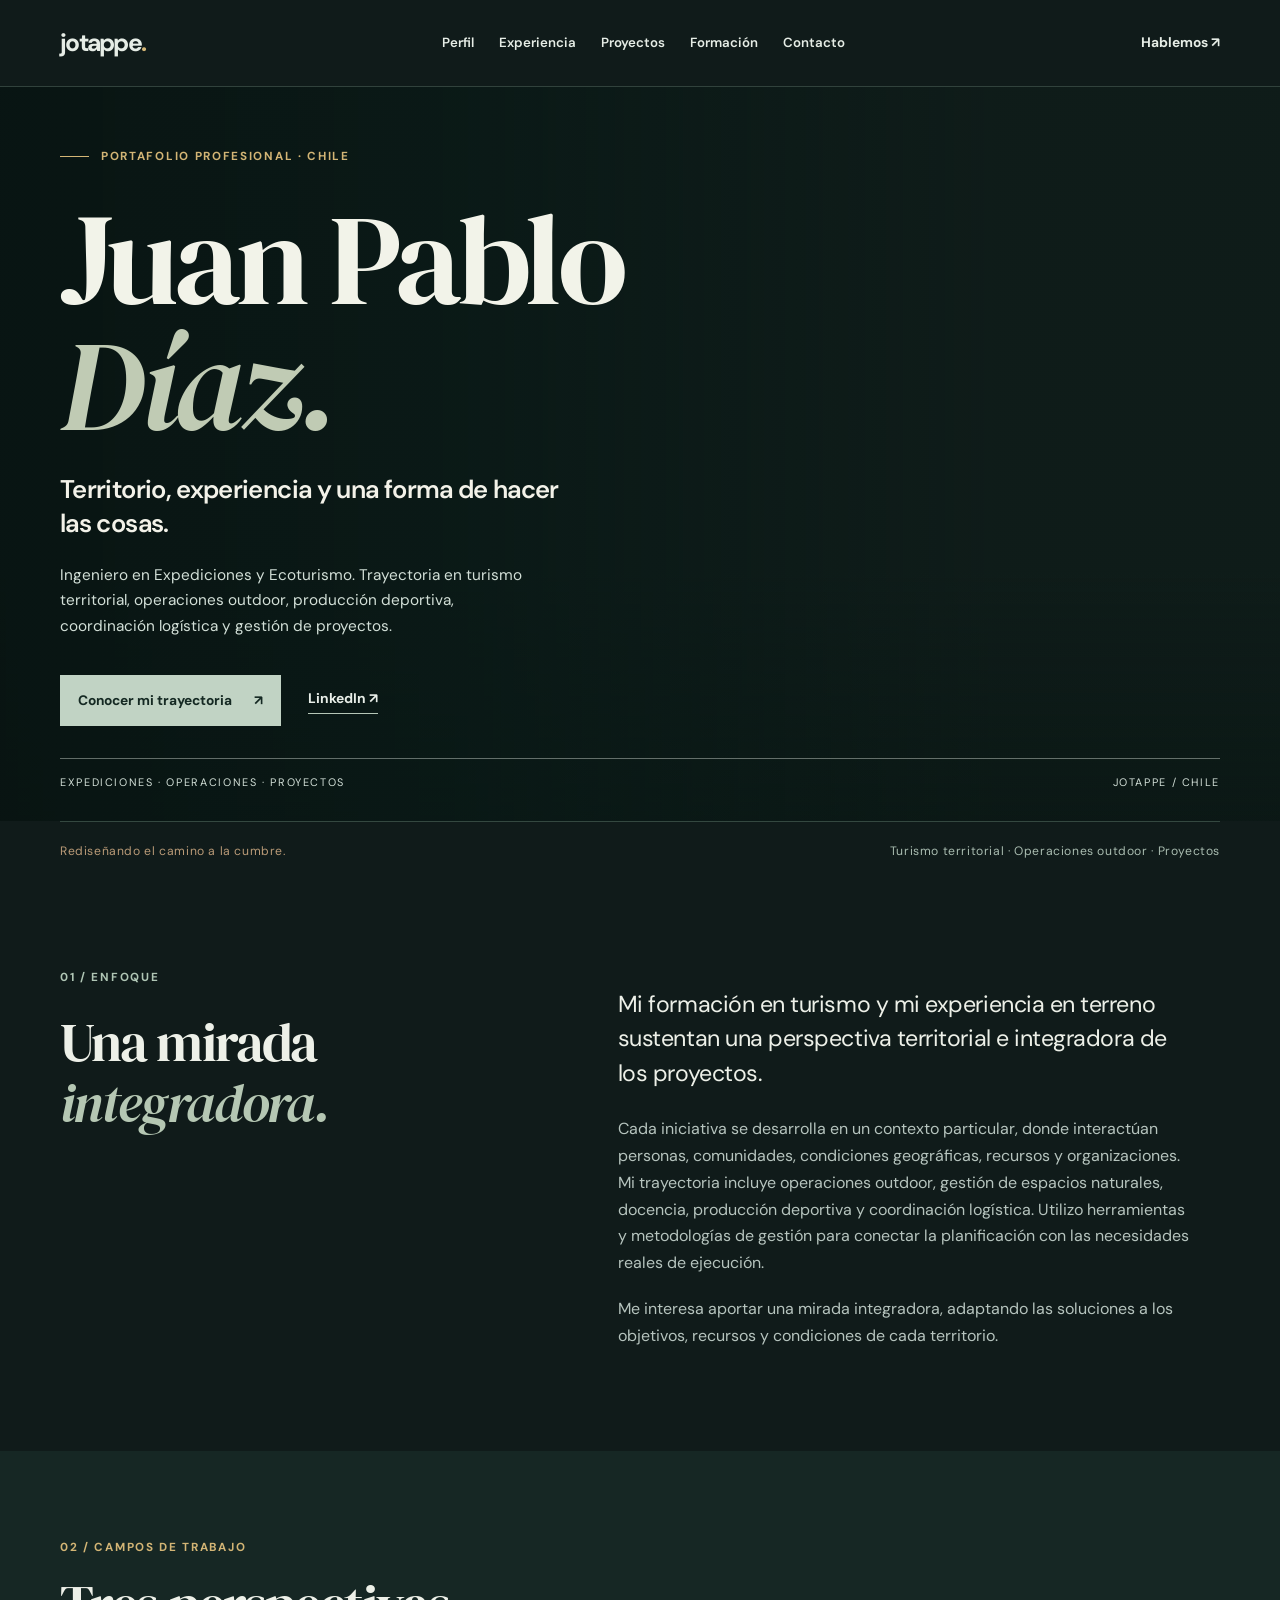
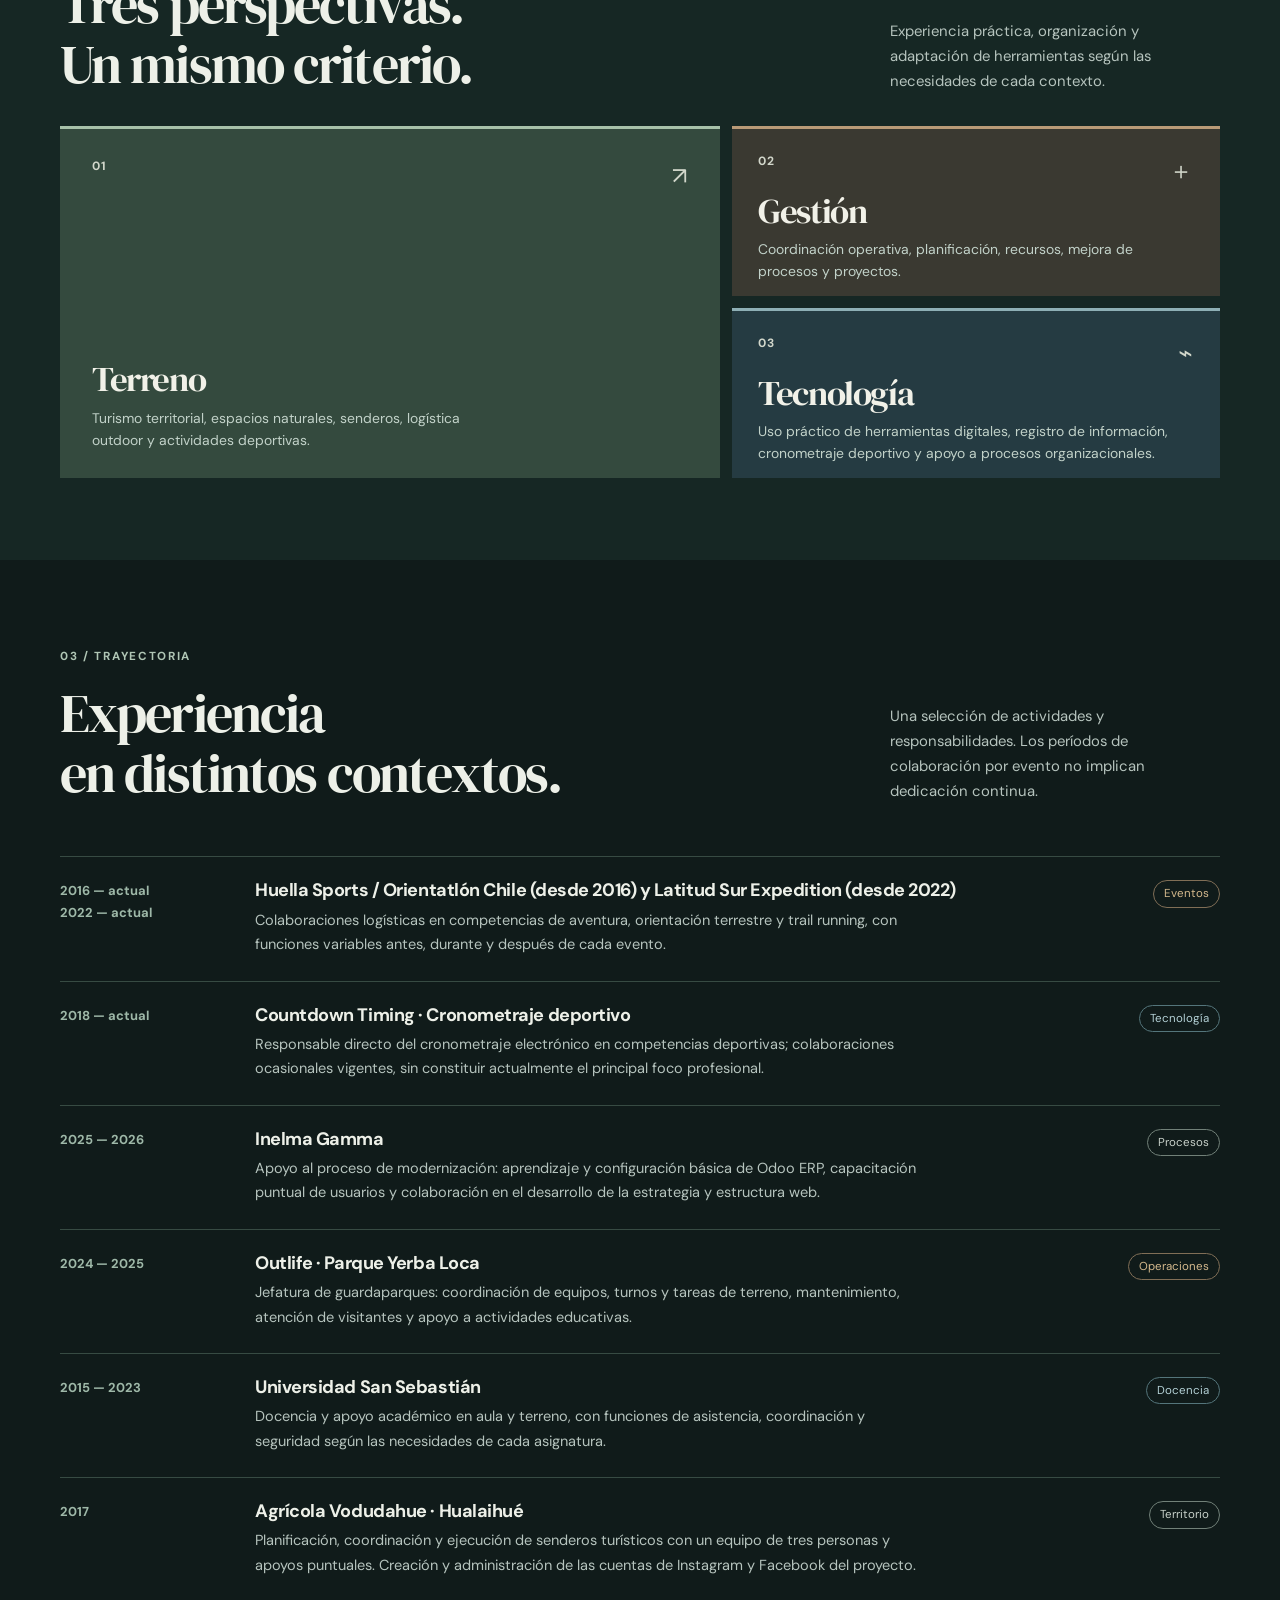
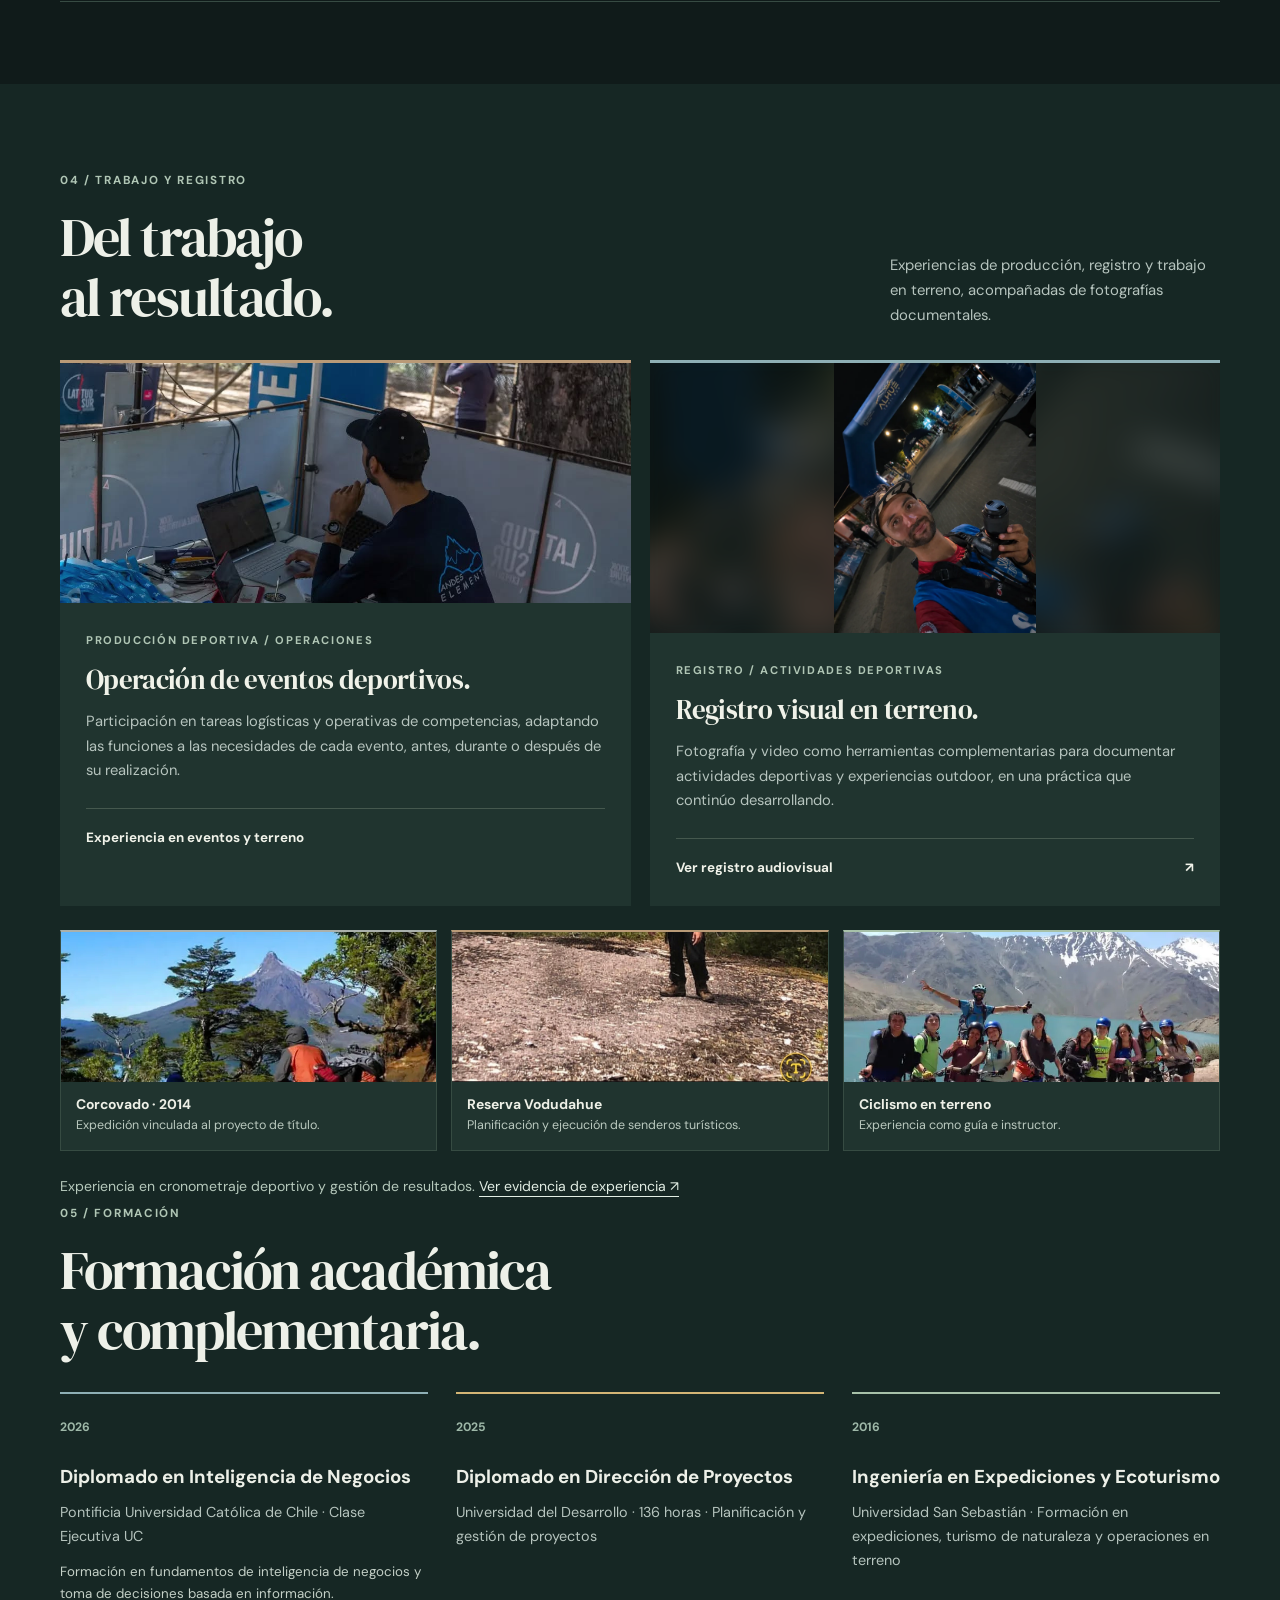
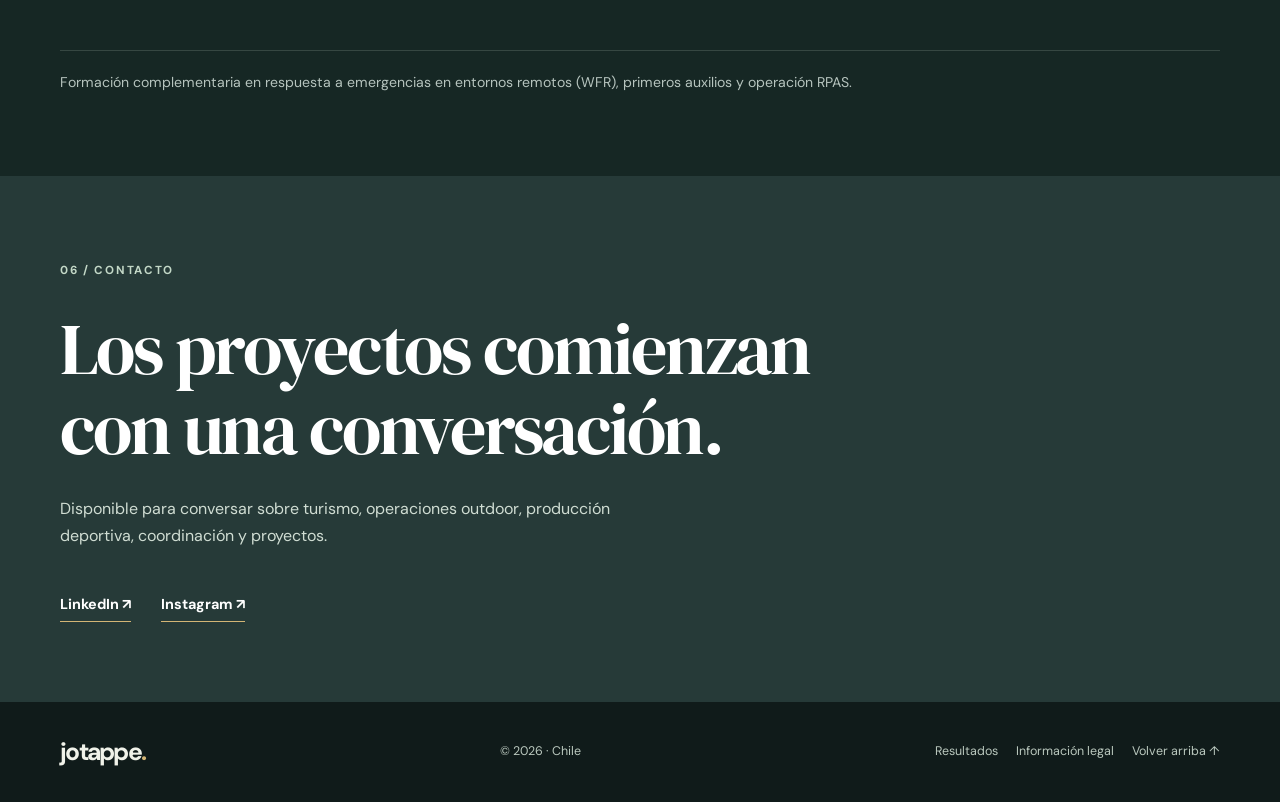
<file: index.html>
<!doctype html>
<html lang="es">
<head>
<link rel="canonical" href="https://jotappe.com/"><meta name="description" content="Portafolio profesional de Juan Pablo Díaz: turismo territorial, operaciones outdoor, producción deportiva y gestión de proyectos en Chile."><meta property="og:type" content="website"><meta property="og:url" content="https://jotappe.com/"><meta property="og:site_name" content="Jotappe"><meta property="og:image" content="https://jotappe.com/assets/operaciones_web.jpeg"><meta name="twitter:card" content="summary">

<meta charset="utf-8"><meta name="viewport" content="width=device-width,initial-scale=1">
<meta name="robots" content="index,follow"><meta name="theme-color" content="#101b1a">
<title>Juan Pablo Díaz — Turismo territorial, operaciones outdoor y proyectos | Jotappe</title>

<meta property="og:title" content="Juan Pablo Díaz — Jotappe"><meta property="og:description" content="Portafolio profesional de Juan Pablo Díaz: turismo territorial, operaciones outdoor, producción deportiva y gestión de proyectos en Chile.">
<link rel="icon" href="assets/logo.png"><link rel="stylesheet" href="assets/site.css?v=20261127-vodudahue-2">
<script type="application/ld+json">{"@context":"https://schema.org","@graph":[{"@type":"Person","@id":"https://jotappe.com/#persona","name":"Juan Pablo Díaz","url":"https://jotappe.com/","jobTitle":"Ingeniero en Expediciones y Ecoturismo","sameAs":["https://www.linkedin.com/in/jotappecom","https://www.instagram.com/jotappe.io/"]},{"@type":"WebSite","@id":"https://jotappe.com/#website","url":"https://jotappe.com/","name":"Jotappe","inLanguage":"es","about":{"@id":"https://jotappe.com/#persona"}}]}</script>
</head>
<body>
<a class="skip" href="#contenido">Ir al contenido</a>
<header class="masthead" id="inicio"><div class="container masthead-inner">
<a class="wordmark" href="#inicio" aria-label="Jotappe, inicio">jotappe<span aria-hidden="true">.</span></a>
<nav aria-label="Navegación principal"><a href="#perfil">Perfil</a><a href="#experiencia">Experiencia</a><a href="#proyectos">Proyectos</a><a href="#formacion">Formación</a><a href="#contacto">Contacto</a></nav>
<a class="header-contact" href="#contacto">Hablemos <span aria-hidden="true">↗</span></a>
</div></header>
<main id="contenido">
<section class="hero hero-nature" aria-labelledby="titulo">
<div class="container hero-layout"><div class="hero-copy"><div class="eyebrow"><span class="rule"></span> PORTAFOLIO PROFESIONAL · CHILE</div>
<h1 id="titulo">Juan Pablo<br><i>Díaz.</i></h1>
<p class="hero-statement">Territorio, experiencia y una forma de hacer las cosas.</p>
<p class="hero-summary">Ingeniero en Expediciones y Ecoturismo. Trayectoria en turismo territorial, operaciones outdoor, producción deportiva, coordinación logística y gestión de proyectos.</p>
<div class="hero-actions"><a class="primary-link" href="#experiencia">Conocer mi trayectoria <span aria-hidden="true">↗</span></a><a class="quiet-link" href="https://www.linkedin.com/in/jotappecom" target="_blank" rel="noopener noreferrer">LinkedIn <span aria-hidden="true">↗</span></a></div>
</div>
<div class="hero-bottom"><span>EXPEDICIONES · OPERACIONES · PROYECTOS</span><span>JOTAPPE / CHILE</span></div></div>
</section>
<div class="container intro-strip"><span>Rediseñando el camino a la cumbre.</span><span>Turismo territorial · Operaciones outdoor · Proyectos</span></div>
<section class="section container profile" id="perfil"><div class="section-side"><span class="section-index">01 / ENFOQUE</span><h2>Una mirada<br><em>integradora.</em></h2></div><div class="profile-body"><p class="large-copy">Mi formación en turismo y mi experiencia en terreno sustentan una perspectiva territorial e integradora de los proyectos.</p><p>Cada iniciativa se desarrolla en un contexto particular, donde interactúan personas, comunidades, condiciones geográficas, recursos y organizaciones. Mi trayectoria incluye operaciones outdoor, gestión de espacios naturales, docencia, producción deportiva y coordinación logística. Utilizo herramientas y metodologías de gestión para conectar la planificación con las necesidades reales de ejecución.</p><p>Me interesa aportar una mirada integradora, adaptando las soluciones a los objetivos, recursos y condiciones de cada territorio.</p></div></section>
<section class="section areas-section" id="areas"><div class="container"><div class="section-heading"><div><span class="section-index">02 / CAMPOS DE TRABAJO</span><h2>Tres perspectivas.<br>Un mismo criterio.</h2></div><p>Experiencia práctica, organización y adaptación de herramientas según las necesidades de cada contexto.</p></div>
<div class="bento">
<article class="area-card area-primary"><div class="area-top"><span>01</span><span class="area-symbol" aria-hidden="true">↗</span></div><div><h3>Terreno</h3><p>Turismo territorial, espacios naturales, senderos, logística outdoor y actividades deportivas.</p></div></article>
<article class="area-card area-secondary"><div class="area-top"><span>02</span><span class="area-symbol" aria-hidden="true">＋</span></div><div><h3>Gestión</h3><p>Coordinación operativa, planificación, recursos, mejora de procesos y proyectos.</p></div></article>
<article class="area-card area-tertiary"><div class="area-top"><span>03</span><span class="area-symbol" aria-hidden="true">⌁</span></div><div><h3>Tecnología</h3><p>Uso práctico de herramientas digitales, registro de información, cronometraje deportivo y apoyo a procesos organizacionales.</p></div></article>
</div></div></section>
<section class="section container experience" id="experiencia"><div class="section-heading"><div><span class="section-index">03 / TRAYECTORIA</span><h2>Experiencia<br>en distintos contextos.</h2></div><p>Una selección de actividades y responsabilidades. Los períodos de colaboración por evento no implican dedicación continua.</p></div>
<div class="experience-list">
<article><span class="date">2016 — actual<br>2022 — actual</span><div><h3>Huella Sports / Orientatlón Chile (desde 2016) y Latitud Sur Expedition (desde 2022)</h3><p>Colaboraciones logísticas en competencias de aventura, orientación terrestre y trail running, con funciones variables antes, durante y después de cada evento.</p></div><span class="tag">Eventos</span></article>
<article><span class="date">2018 — actual</span><div><h3>Countdown Timing · Cronometraje deportivo</h3><p>Responsable directo del cronometraje electrónico en competencias deportivas; colaboraciones ocasionales vigentes, sin constituir actualmente el principal foco profesional.</p></div><span class="tag">Tecnología</span></article>
<article><span class="date">2025 — 2026</span><div><h3>Inelma Gamma</h3><p>Apoyo al proceso de modernización: aprendizaje y configuración básica de Odoo ERP, capacitación puntual de usuarios y colaboración en el desarrollo de la estrategia y estructura web.</p></div><span class="tag">Procesos</span></article>
<article><span class="date">2024 — 2025</span><div><h3>Outlife · Parque Yerba Loca</h3><p>Jefatura de guardaparques: coordinación de equipos, turnos y tareas de terreno, mantenimiento, atención de visitantes y apoyo a actividades educativas.</p></div><span class="tag">Operaciones</span></article>
<article><span class="date">2015 — 2023</span><div><h3>Universidad San Sebastián</h3><p>Docencia y apoyo académico en aula y terreno, con funciones de asistencia, coordinación y seguridad según las necesidades de cada asignatura.</p></div><span class="tag">Docencia</span></article>
<article><span class="date">2017</span><div><h3>Agrícola Vodudahue · Hualaihué</h3><p>Planificación, coordinación y ejecución de senderos turísticos con un equipo de tres personas y apoyos puntuales. Creación y administración de las cuentas de Instagram y Facebook del proyecto.</p></div><span class="tag">Territorio</span></article>
</div></section>
<section class="section project-section" id="proyectos"><div class="container"><div class="section-heading"><div><span class="section-index">04 / TRABAJO Y REGISTRO</span><h2>Del trabajo<br>al resultado.</h2></div><p>Experiencias de producción, registro y trabajo en terreno, acompañadas de fotografías documentales.</p></div>
<div class="project-grid">
<article class="project-card"><div class="project-photo"><img src="assets/operaciones_web.jpeg" alt="Registro de trabajo operativo en el contexto de eventos deportivos" loading="lazy"></div><div class="project-copy"><span class="project-type">PRODUCCIÓN DEPORTIVA / OPERACIONES</span><h3>Operación de eventos deportivos.</h3><p>Participación en tareas logísticas y operativas de competencias, adaptando las funciones a las necesidades de cada evento, antes, durante o después de su realización.</p><span class="project-foot">Experiencia en eventos y terreno</span></div></article>
<article class="project-card project-card-portrait"><div class="project-photo"><img src="assets/jotappe_evento_nocturno_aprobada.webp" alt="Registro fotográfico de una actividad deportiva nocturna" loading="lazy"></div><div class="project-copy"><span class="project-type">REGISTRO / ACTIVIDADES DEPORTIVAS</span><h3>Registro visual en terreno.</h3><p>Fotografía y video como herramientas complementarias para documentar actividades deportivas y experiencias outdoor, en una práctica que continúo desarrollando.</p><a class="project-foot" href="https://www.instagram.com/jotappe.media/" target="_blank" rel="noopener noreferrer">Ver registro audiovisual <span aria-hidden="true">↗</span></a></div></article>
</div>
<div class="field-notes" aria-label="Registros de trayectoria en terreno">
<figure class="field-note"><img src="assets/corcovado_2014.png" alt="Registro de la expedición Corcovado de 2014" loading="lazy" decoding="async"><figcaption><strong>Corcovado · 2014</strong><span>Expedición vinculada al proyecto de título.</span></figcaption></figure>
<figure class="field-note"><img src="assets/Screenshot_20261127_112844_Gallery.jpg" alt="Registro de trabajo en terreno en Reserva Vodudahue" loading="lazy" decoding="async"><figcaption><strong>Reserva Vodudahue</strong><span>Planificación y ejecución de senderos turísticos.</span></figcaption></figure>
<figure class="field-note"><img src="assets/ciclismo_guia_instructor.png" alt="Actividad grupal de ciclismo en contexto de guiado e instrucción" loading="lazy" decoding="async"><figcaption><strong>Ciclismo en terreno</strong><span>Experiencia como guía e instructor.</span></figcaption></figure>
</div>
<p class="timing-reference" style="margin-top:24px;color:#b6c9bc;font-size:.88rem">Experiencia en cronometraje deportivo y gestión de resultados. <a style="color:#e2eee4" href="cronometraje-deportivo.html">Ver evidencia de experiencia ↗</a></p>
<div class="section-heading" id="formacion"><div><span class="section-index">05 / FORMACIÓN</span><h2>Formación académica<br>y complementaria.</h2></div></div>
<div class="education-grid">
<div class="education-item"><span>2026</span><h3>Diplomado en Inteligencia de Negocios</h3><p>Pontificia Universidad Católica de Chile · Clase Ejecutiva UC</p><small>Formación en fundamentos de inteligencia de negocios y toma de decisiones basada en información.</small></div>
<div class="education-item"><span>2025</span><h3>Diplomado en Dirección de Proyectos</h3><p>Universidad del Desarrollo · 136 horas · Planificación y gestión de proyectos</p></div>
<div class="education-item"><span>2016</span><h3>Ingeniería en Expediciones y Ecoturismo</h3><p>Universidad San Sebastián · Formación en expediciones, turismo de naturaleza y operaciones en terreno</p></div>
</div>
<p class="education-note">Formación complementaria en respuesta a emergencias en entornos remotos (WFR), primeros auxilios y operación RPAS.</p></section>
<section class="contact-section" id="contacto"><div class="container contact-inner"><span class="section-index">06 / CONTACTO</span><h2>Los proyectos comienzan<br>con una conversación.</h2><p>Disponible para conversar sobre turismo, operaciones outdoor, producción deportiva, coordinación y proyectos.</p><div class="contact-links"><a href="https://www.linkedin.com/in/jotappecom" target="_blank" rel="noopener noreferrer">LinkedIn ↗</a><a href="https://www.instagram.com/jotappe.io/" target="_blank" rel="noopener noreferrer">Instagram ↗</a></div></div></section>
</main>
<footer class="container footer"><a class="wordmark" href="#inicio">jotappe<span>.</span></a><span>© 2026 · Chile</span><div><a href="resultados.html">Resultados</a><a href="legal.html">Información legal</a><a href="#inicio">Volver arriba ↑</a></div></footer>
</body></html>
</file>
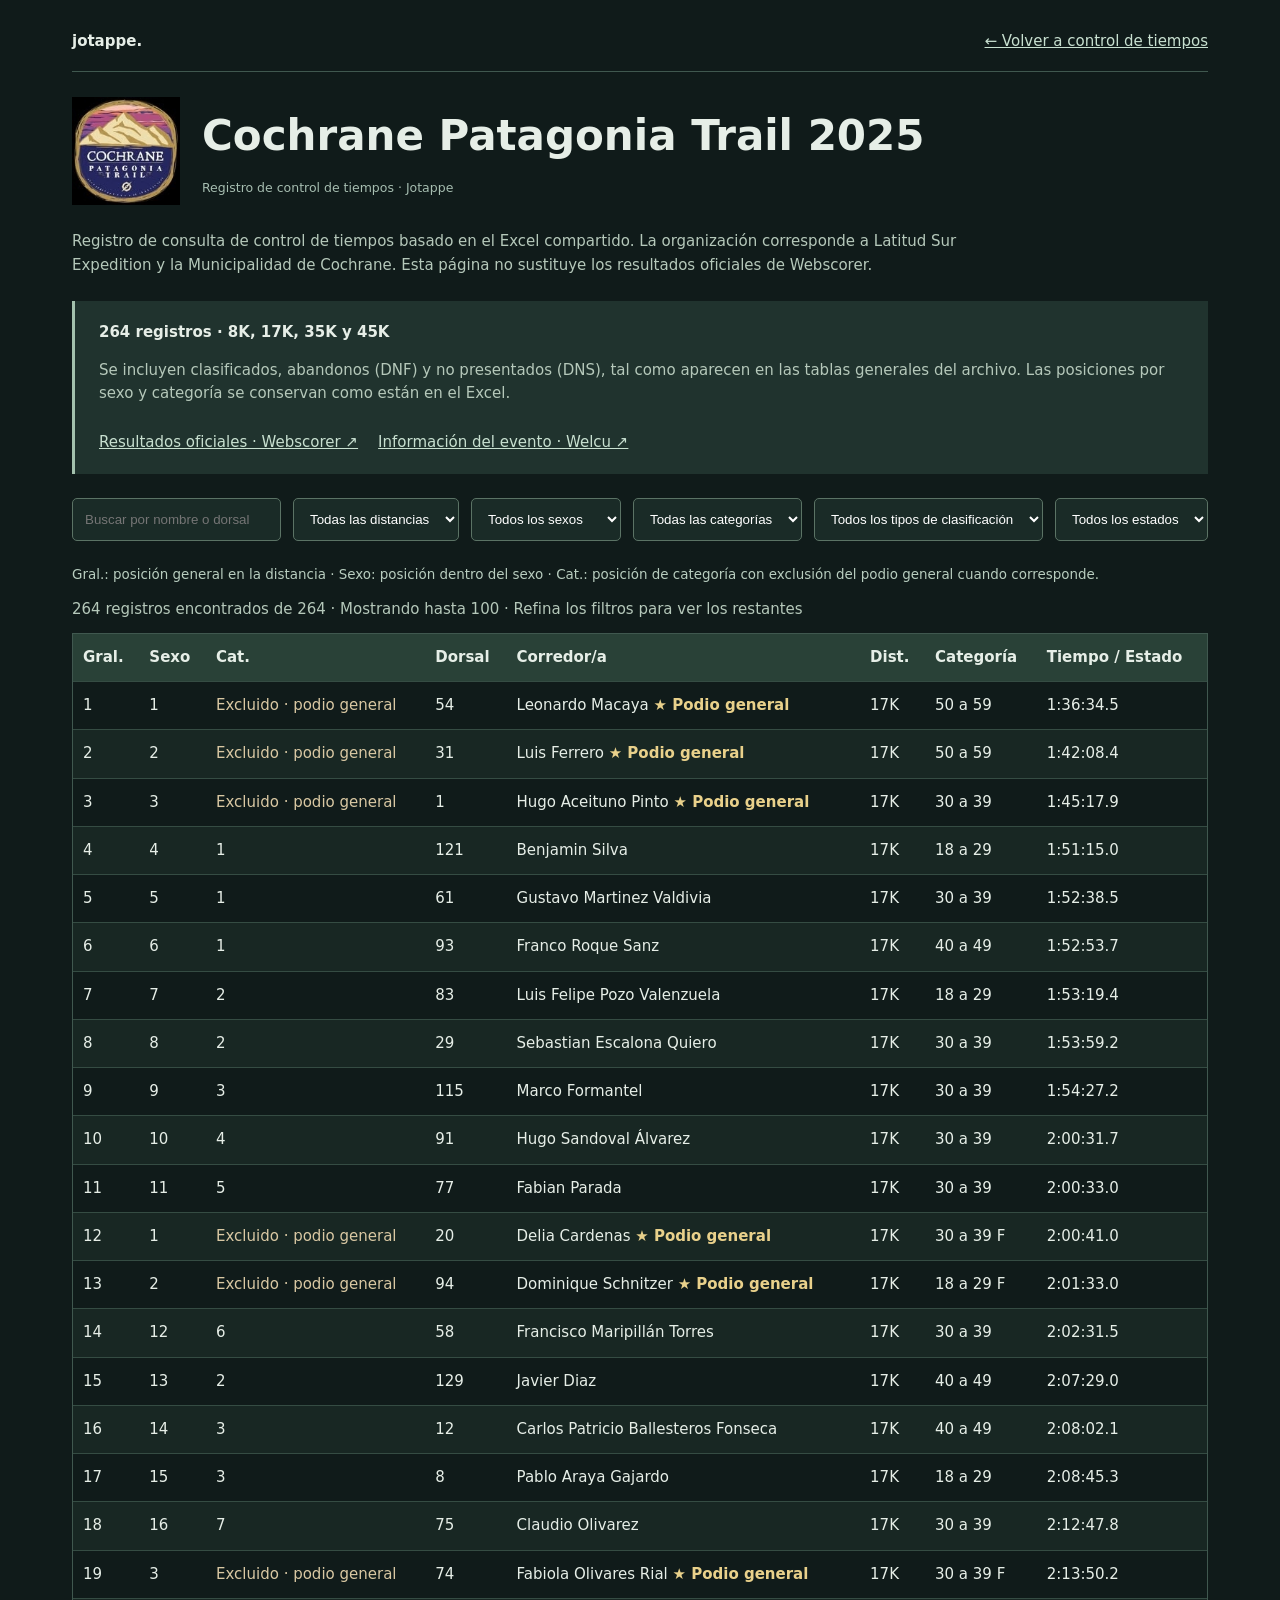
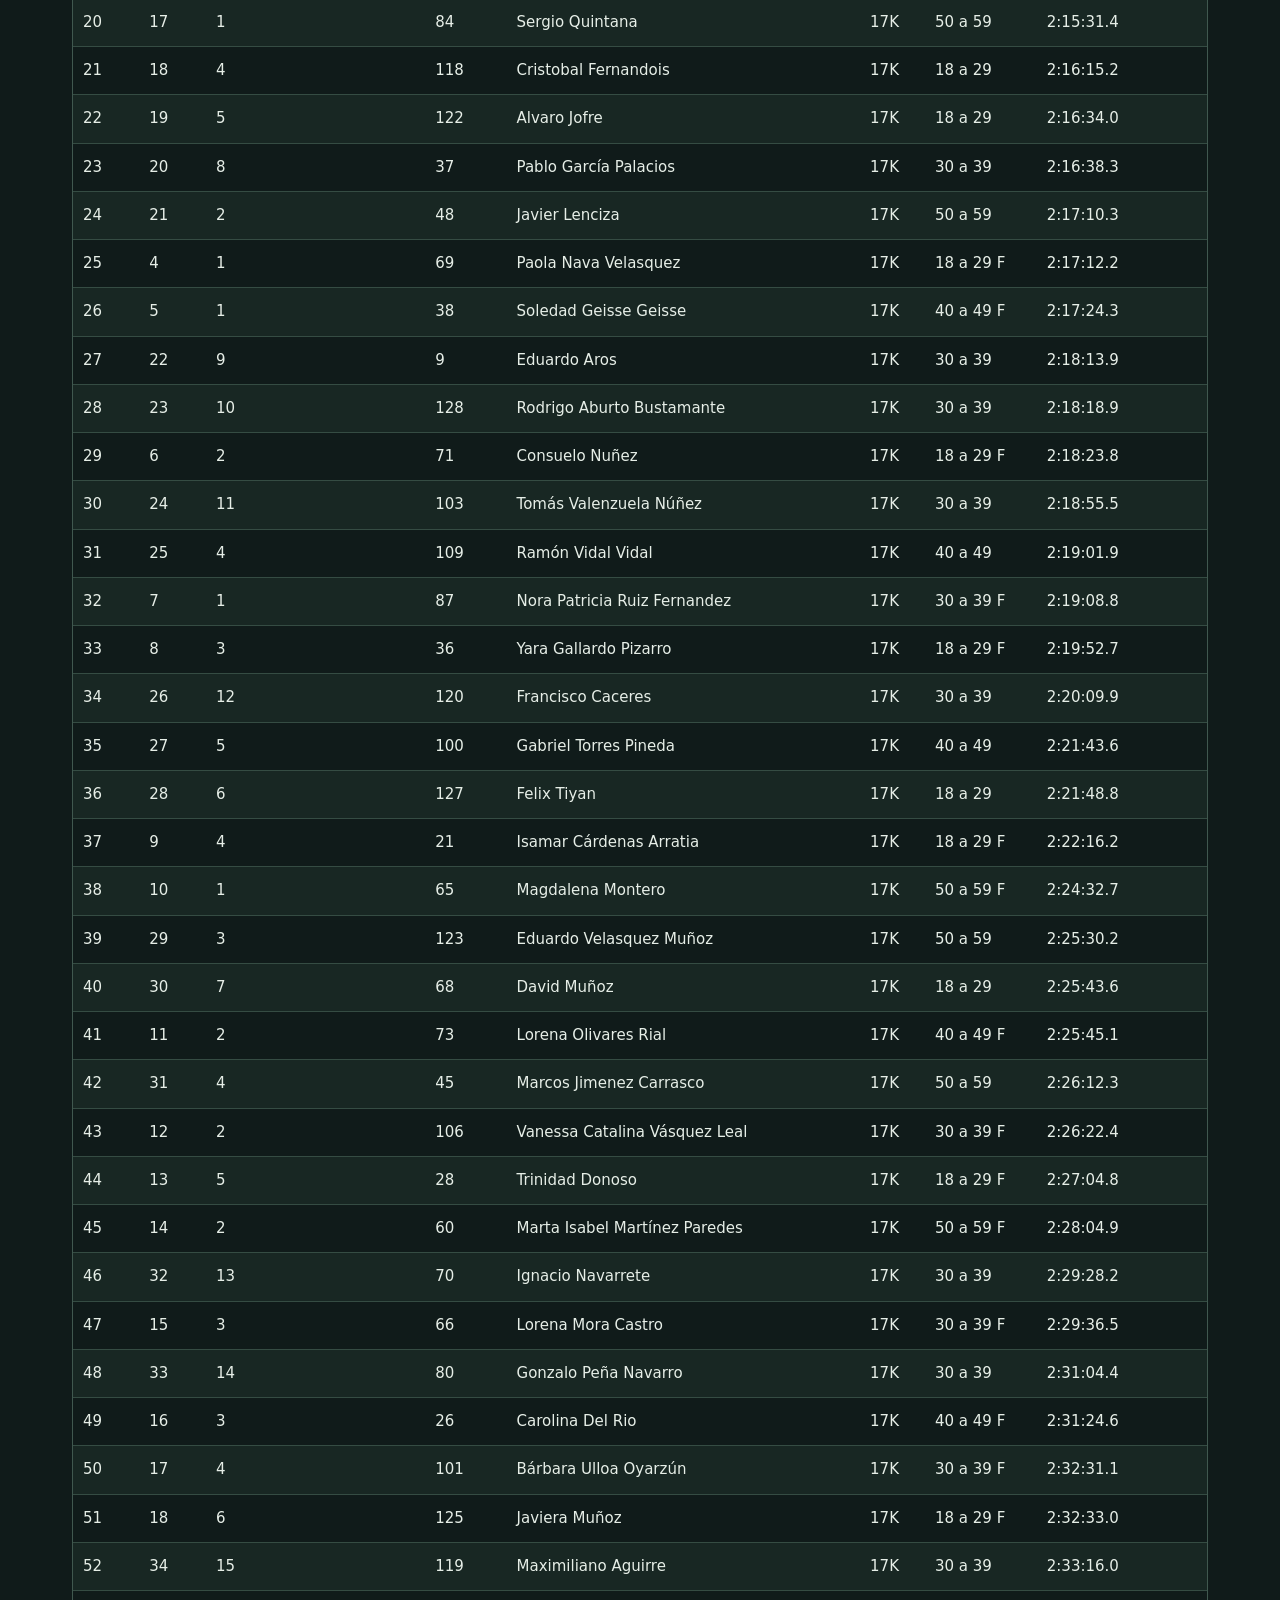
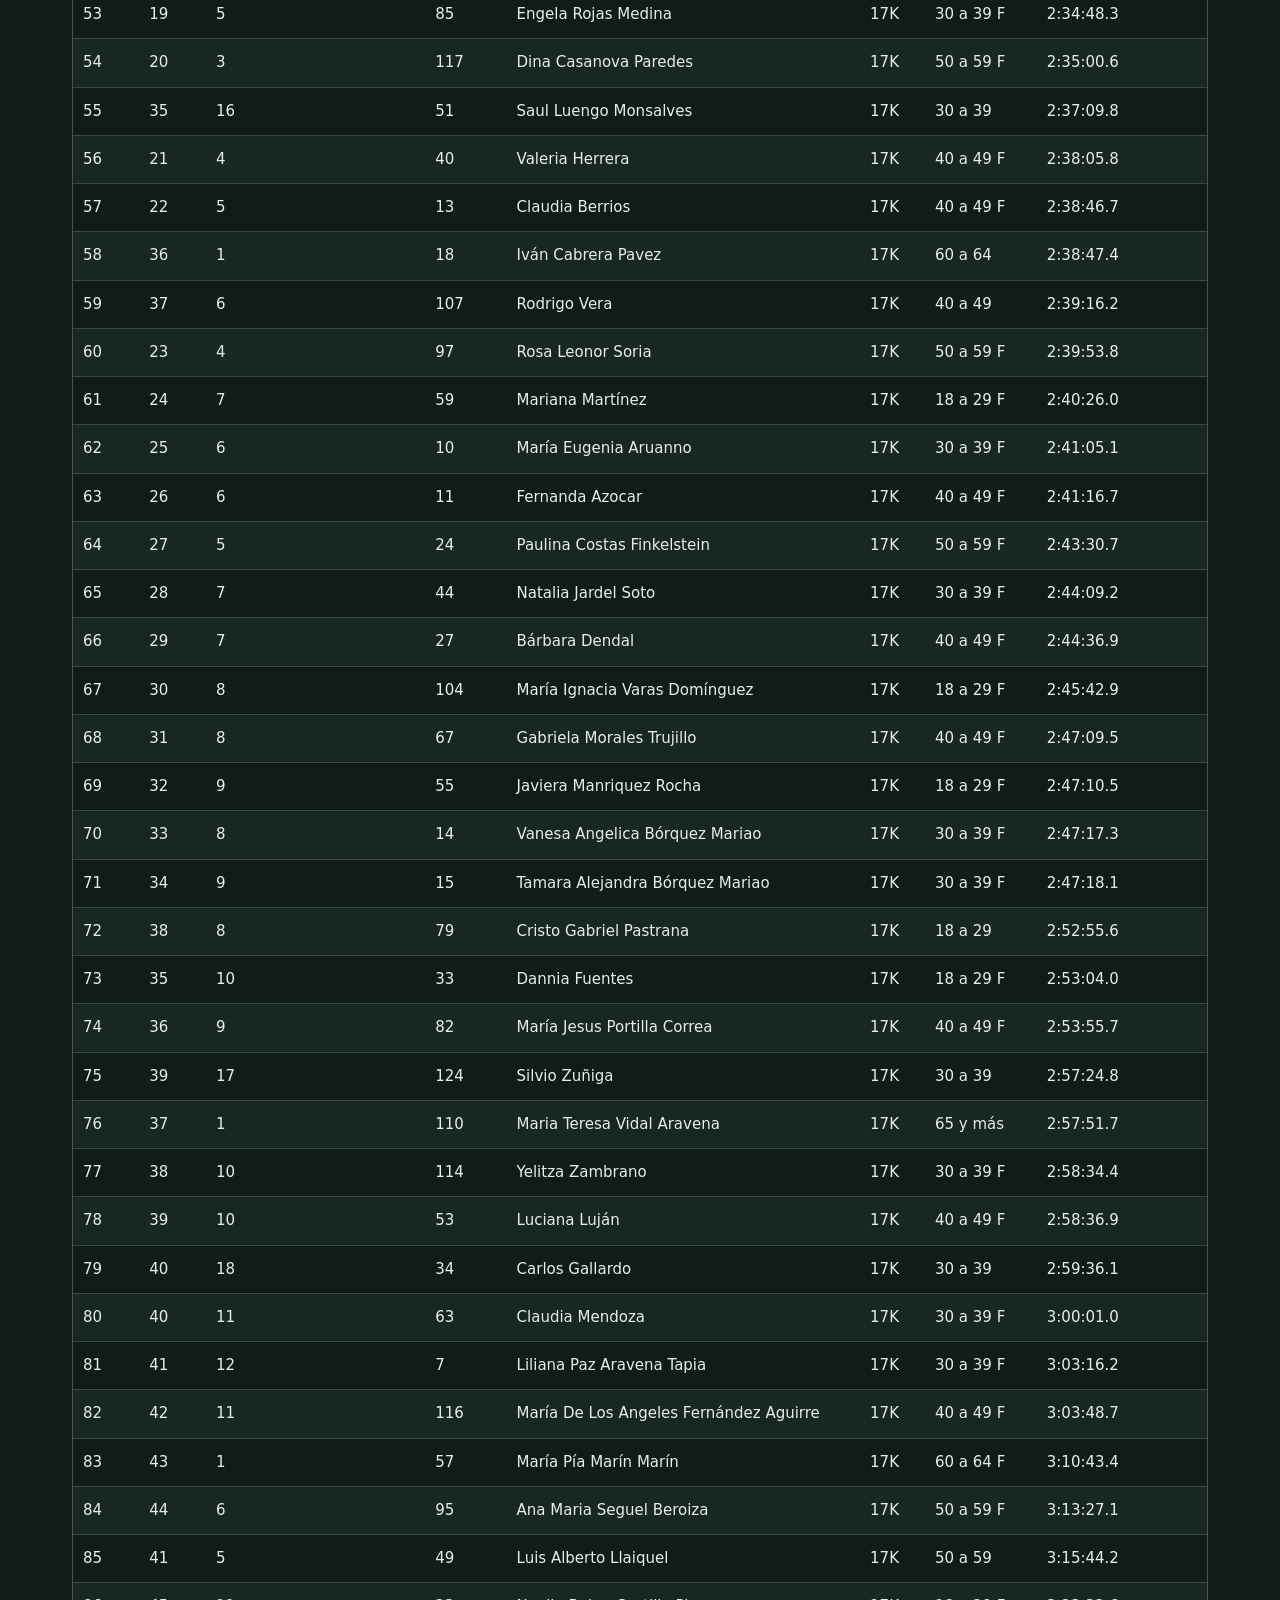
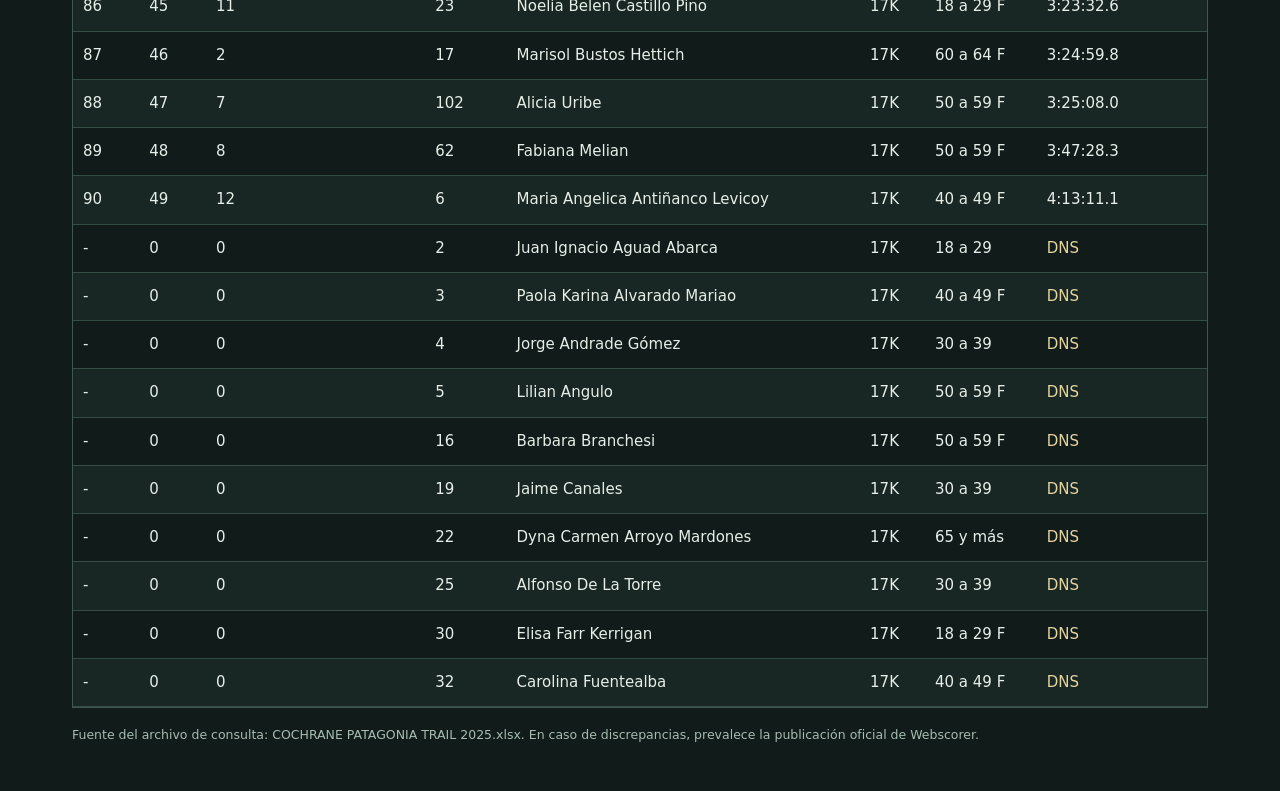
<file: cronometraje/cochrane-patagonia-trail-2025/index.html>
<!doctype html><html lang="es"><head>
<link rel="canonical" href="https://jotappe.com/cronometraje/cochrane-patagonia-trail-2025/"><meta name="description" content="Consulta de resultados y tiempos de Cochrane Patagonia Trail 2025, con referencia a la publicación oficial."><meta property="og:type" content="website"><meta property="og:url" content="https://jotappe.com/cronometraje/cochrane-patagonia-trail-2025/"><meta property="og:site_name" content="Jotappe"><meta name="twitter:card" content="summary">
<meta charset="utf-8"><meta name="viewport" content="width=device-width,initial-scale=1"><title>Registro de control de tiempos · Cochrane Patagonia Trail 2025 | Jotappe</title><style>
:root{color-scheme:dark;--bg:#101b1a;--card:#20332e;--line:#40584f;--txt:#e6eee7;--muted:#b5c8ba}*{box-sizing:border-box}body{margin:0;background:var(--bg);color:var(--txt);font:15px/1.55 system-ui,Arial,sans-serif}.wrap{max-width:1180px;margin:auto;padding:30px 22px}header{display:flex;justify-content:space-between;align-items:center;border-bottom:1px solid var(--line);padding-bottom:18px}.event-header{display:flex;gap:22px;align-items:center;margin:25px 0}.event-logo{width:108px;height:108px;object-fit:contain;flex-shrink:0}.event-header h1{margin:0 0 8px}.podium{font-weight:700;color:#e9d18b}.no-category{color:#d9c8a3}.award-legend{font-size:.84rem;color:#b8cdbf;margin-bottom:12px}@media(max-width:600px){.event-logo{width:78px;height:78px}.event-header{gap:12px}}a{color:#c8e0d0}h1{font-size:clamp(26px,4vw,42px);margin:32px 0 10px}p{color:var(--muted)}.intro{max-width:900px}.meta{background:var(--card);padding:20px 24px;margin:24px 0;border-left:3px solid #a3c1ad}.filters{display:flex;flex-wrap:wrap;gap:12px;margin:24px 0}.filters>*{background:#1a2b27;border:1px solid #5b7365;color:white;padding:12px;border-radius:5px;min-width:150px}input{flex:1;min-width:220px}.stats{color:var(--muted);margin:12px 0}.table-scroll{overflow-x:auto;border:1px solid var(--line)}table{border-collapse:collapse;width:100%;min-width:860px}th,td{text-align:left;padding:12px 10px;border-bottom:1px solid #354c43}th{background:#294137;position:sticky;top:0}tr:nth-child(even){background:#182723}.status{color:#e3d4a0}small{color:#a6bdb0}.links{display:flex;gap:20px;flex-wrap:wrap;margin-top:25px}@media(max-width:600px){.wrap{padding:18px 12px}.meta{padding:16px}.filters>*{flex:1}}</style></head><body><main class="wrap"><header><strong>jotappe.</strong><a href="../../cronometraje-deportivo.html">← Volver a control de tiempos</a></header><div class="event-header"><img class="event-logo" src="[data-uri]" alt="Logotipo oficial de Cochrane Patagonia Trail 2025"><div><h1>Cochrane Patagonia Trail 2025</h1><small>Registro de control de tiempos · Jotappe</small></div></div><p class="intro">Registro de consulta de control de tiempos basado en el Excel compartido. La organización corresponde a Latitud Sur Expedition y la Municipalidad de Cochrane. Esta página no sustituye los resultados oficiales de Webscorer.</p><div class="meta"><strong>264 registros · 8K, 17K, 35K y 45K</strong><p>Se incluyen clasificados, abandonos (DNF) y no presentados (DNS), tal como aparecen en las tablas generales del archivo. Las posiciones por sexo y categoría se conservan como están en el Excel.</p><div class="links"><a href="https://www.webscorer.com/race?raceid=414865&amp;embed=1" target="_blank" rel="noopener">Resultados oficiales · Webscorer ↗</a><a href="https://welcu.com/lse-latitud-sur/cochrane-patagonia-trail-2025" target="_blank" rel="noopener">Información del evento · Welcu ↗</a></div></div><div class="filters"><input id="q" type="search" placeholder="Buscar por nombre o dorsal" aria-label="Buscar"><select id="dist"><option value="">Todas las distancias</option><option>8K</option><option>17K</option><option>35K</option><option>45K</option></select><select id="gender"><option value="">Todos los sexos</option><option value="F">Femenino</option><option value="M">Masculino</option></select><select id="category"><option value="">Todas las categorías</option></select><select id="award"><option value="">Todos los tipos de clasificación</option><option value="podium">Podio general por sexo</option><option value="category">Clasificación por categoría</option></select><select id="status"><option value="">Todos los estados</option><option value="FIN">Con tiempo</option><option value="DNS">DNS</option><option value="DNF">DNF</option></select></div><p class="award-legend">Gral.: posición general en la distancia · Sexo: posición dentro del sexo · Cat.: posición de categoría con exclusión del podio general cuando corresponde.</p><p class="stats" id="count" aria-live="polite"></p><div class="table-scroll"><table><thead><tr><th>Gral.</th><th>Sexo</th><th>Cat.</th><th>Dorsal</th><th>Corredor/a</th><th>Dist.</th><th>Categoría</th><th>Tiempo / Estado</th></tr></thead><tbody id="body"></tbody></table></div><p><small>Fuente del archivo de consulta: COCHRANE PATAGONIA TRAIL 2025.xlsx. En caso de discrepancias, prevalece la publicación oficial de Webscorer.</small></p></main><script src="../../assets/cochrane-consulta.js" defer></script>
</body></html>
</file>
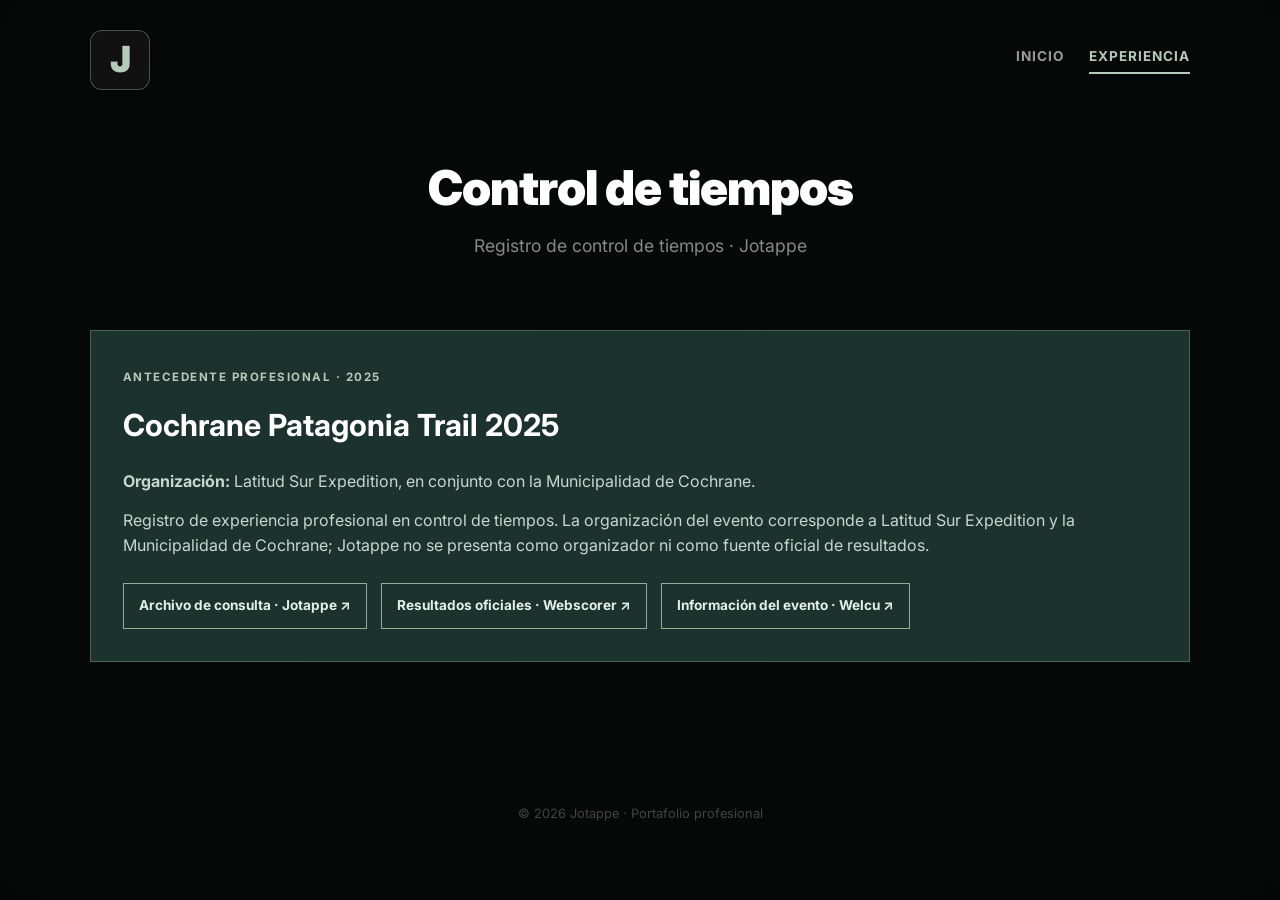
<file: cronometraje-deportivo.html>
<!DOCTYPE html>
<html lang="es">
<head>
<link rel="canonical" href="https://jotappe.com/cronometraje-deportivo"><meta name="description" content="Experiencia de Juan Pablo Díaz en cronometraje deportivo, organización y publicación de resultados de competencias."><meta property="og:type" content="website"><meta property="og:url" content="https://jotappe.com/cronometraje-deportivo"><meta property="og:site_name" content="Jotappe"><meta property="og:image" content="https://jotappe.com/assets/logo.png"><meta name="twitter:card" content="summary">

    
    

    <meta charset="UTF-8">
    <meta name="viewport" content="width=device-width, initial-scale=1.0">
    <title>Experiencia en cronometraje deportivo | Jotappe</title>
    
    <link href="https://fonts.googleapis.com/css2?family=Inter:wght@300;400;600;700;800;900&display=swap" rel="stylesheet">
    
    <style>
        :root { --accent: #b5cbb9; --bg-dark: #101b1a; --text-main: #ffffff; }
        * { margin: 0; padding: 0; box-sizing: border-box; }
        body { background: var(--bg-dark); font-family: 'Inter', sans-serif; color: var(--text-main); line-height: 1.6; }
        
        .main-wrapper { 
            position: relative; z-index: 1; width: 100%; min-height: 100vh; 
            display: flex; flex-direction: column; align-items: center; 
            background: radial-gradient(circle, rgba(5,5,5,0.8) 0%, rgba(5,5,5,0.95) 100%); 
            padding: 30px 20px; 
        }

        header { width: 100%; max-width: 1100px; display: flex; justify-content: space-between; align-items: center; margin-bottom: 60px; }
        
        .logo-box { 
            width: 60px; height: 60px; background: #111; border-radius: 12px; 
            display: flex; align-items: center; justify-content: center; 
            font-weight: 900; font-size: 36px; color: var(--accent); 
            border: 1px solid rgba(143, 188, 143, 0.4); text-decoration: none;
        }

        .main-nav { display: flex; gap: 25px; }
        .nav-link { color: rgba(255,255,255,0.6); text-decoration: none; font-size: 0.85rem; font-weight: 700; text-transform: uppercase; letter-spacing: 1px; transition: 0.3s; }
        .nav-link:hover { color: var(--accent); }
        .nav-link.active { color: var(--accent); border-bottom: 2px solid var(--accent); padding-bottom: 5px; }

        /* Banner de Evolución */
        .dev-banner {
            width: 100%; max-width: 1100px;
            background: rgba(143, 188, 143, 0.03);
            border: 1px dashed rgba(143, 188, 143, 0.3);
            padding: 20px;
            border-radius: 20px;
            margin-bottom: 40px;
            display: flex;
            align-items: center;
            gap: 20px;
            backdrop-filter: blur(10px);
        }
        
        .dev-icon { width: 32px; height: 32px; fill: var(--accent); opacity: 0.8; flex-shrink: 0; animation: spin 8s linear infinite; }
        @keyframes spin { from { transform: rotate(0deg); } to { transform: rotate(360deg); } }

        .dev-badge { background: var(--accent); color: #000; font-size: 0.65rem; font-weight: 900; padding: 4px 10px; border-radius: 6px; text-transform: uppercase; }
        .dev-content { display: flex; flex-direction: column; gap: 4px; }
        .dev-text { font-size: 0.85rem; color: rgba(255,255,255,0.6); line-height: 1.5; }
        .dev-text b { color: var(--accent); }

        .section-label { font-size: 1rem; text-transform: uppercase; letter-spacing: 6px; color: #ffffff; margin: 40px 0 50px; text-align: center; width: 100%; max-width: 1100px; display: flex; align-items: center; justify-content: center; gap: 25px; font-weight: 800; }
        .section-label::before, .section-label::after { content: ""; flex: 1; height: 1px; background: linear-gradient(to right, transparent, rgba(255,255,255,0.3), transparent); }

        .services-grid { display: grid; grid-template-columns: repeat(auto-fit, minmax(340px, 1fr)); gap: 35px; width: 100%; max-width: 1100px; }
        
        .service-card { background: rgba(15, 15, 15, 0.85); border: 1px solid rgba(255, 255, 255, 0.1); padding: 45px; border-radius: 24px; backdrop-filter: blur(15px); transition: 0.4s; height: 100%; }
        .service-card:hover { border-color: var(--accent); transform: translateY(-5px); background: rgba(20, 20, 20, 0.95); }
        .service-card h3 { font-size: 1.4rem; margin-bottom: 15px; color: #fff; display: flex; align-items: center; gap: 12px; }
        .accent-line { width: 5px; height: 25px; background: var(--accent); border-radius: 3px; }

        .card-placeholder { border: 1px dashed rgba(255,255,255,0.15); background: rgba(255,255,255,0.02); opacity: 0.7; }
    .evidence-panel{width:100%;max-width:1100px;background:#1c322e;border:1px solid #496459;padding:32px;margin-bottom:42px}.evidence-panel>span{font-size:.72rem;letter-spacing:.13em;color:#b5cbb9;font-weight:700}.evidence-panel h2{font-size:1.9rem;margin:12px 0 20px}.evidence-panel p{color:#c8d7ce;margin-bottom:13px}.evidence-links{display:flex;gap:14px;flex-wrap:wrap;margin-top:24px}.evidence-links a{padding:11px 15px;border:1px solid #8eae99;color:#e3f0e5;text-decoration:none;font-size:.85rem;font-weight:700}@media(max-width:650px){.services-grid{grid-template-columns:1fr}.service-card{padding:25px}.evidence-panel{padding:23px}.main-nav{gap:12px}.nav-link{font-size:.7rem}}
    </style>
</head>
<body>

    <div class="main-wrapper">
        <header>
            <a href="index.html" class="logo-box">J</a>
            <nav class="main-nav">
                <a href="index.html" class="nav-link">INICIO</a>
                <a href="cronometraje-deportivo.html" class="nav-link active">EXPERIENCIA</a>
            </nav>
        </header>

        <section style="text-align: center; max-width: 800px; margin-bottom: 40px;">
            <h1 style="font-size: 3rem; font-weight: 900; letter-spacing: -1px; margin-bottom: 5px;">Control de tiempos</h1>
            <p style="color: #888; font-size: 1.1rem; margin-bottom: 30px;">Registro de control de tiempos · Jotappe</p>
        </section>

        <section class="evidence-panel"><span>ANTECEDENTE PROFESIONAL · 2025</span><h2>Cochrane Patagonia Trail 2025</h2><p><strong>Organización:</strong> Latitud Sur Expedition, en conjunto con la Municipalidad de Cochrane.</p><p>Registro de experiencia profesional en control de tiempos. La organización del evento corresponde a Latitud Sur Expedition y la Municipalidad de Cochrane; Jotappe no se presenta como organizador ni como fuente oficial de resultados.</p><div class="evidence-links"><a href="cronometraje/cochrane-patagonia-trail-2025/index.html">Archivo de consulta · Jotappe ↗</a><a href="https://www.webscorer.com/race?raceid=414865&amp;embed=1" target="_blank" rel="noopener noreferrer">Resultados oficiales · Webscorer ↗</a><a href="https://welcu.com/lse-latitud-sur/cochrane-patagonia-trail-2025" target="_blank" rel="noopener noreferrer">Información del evento · Welcu ↗</a></div></section>

        <footer style="margin-top: 100px; color: #444; font-size: 0.8rem; text-align: center;">
            © 2026 Jotappe · Portafolio profesional
        </footer>
    </div>
</body>
</html>
</file>
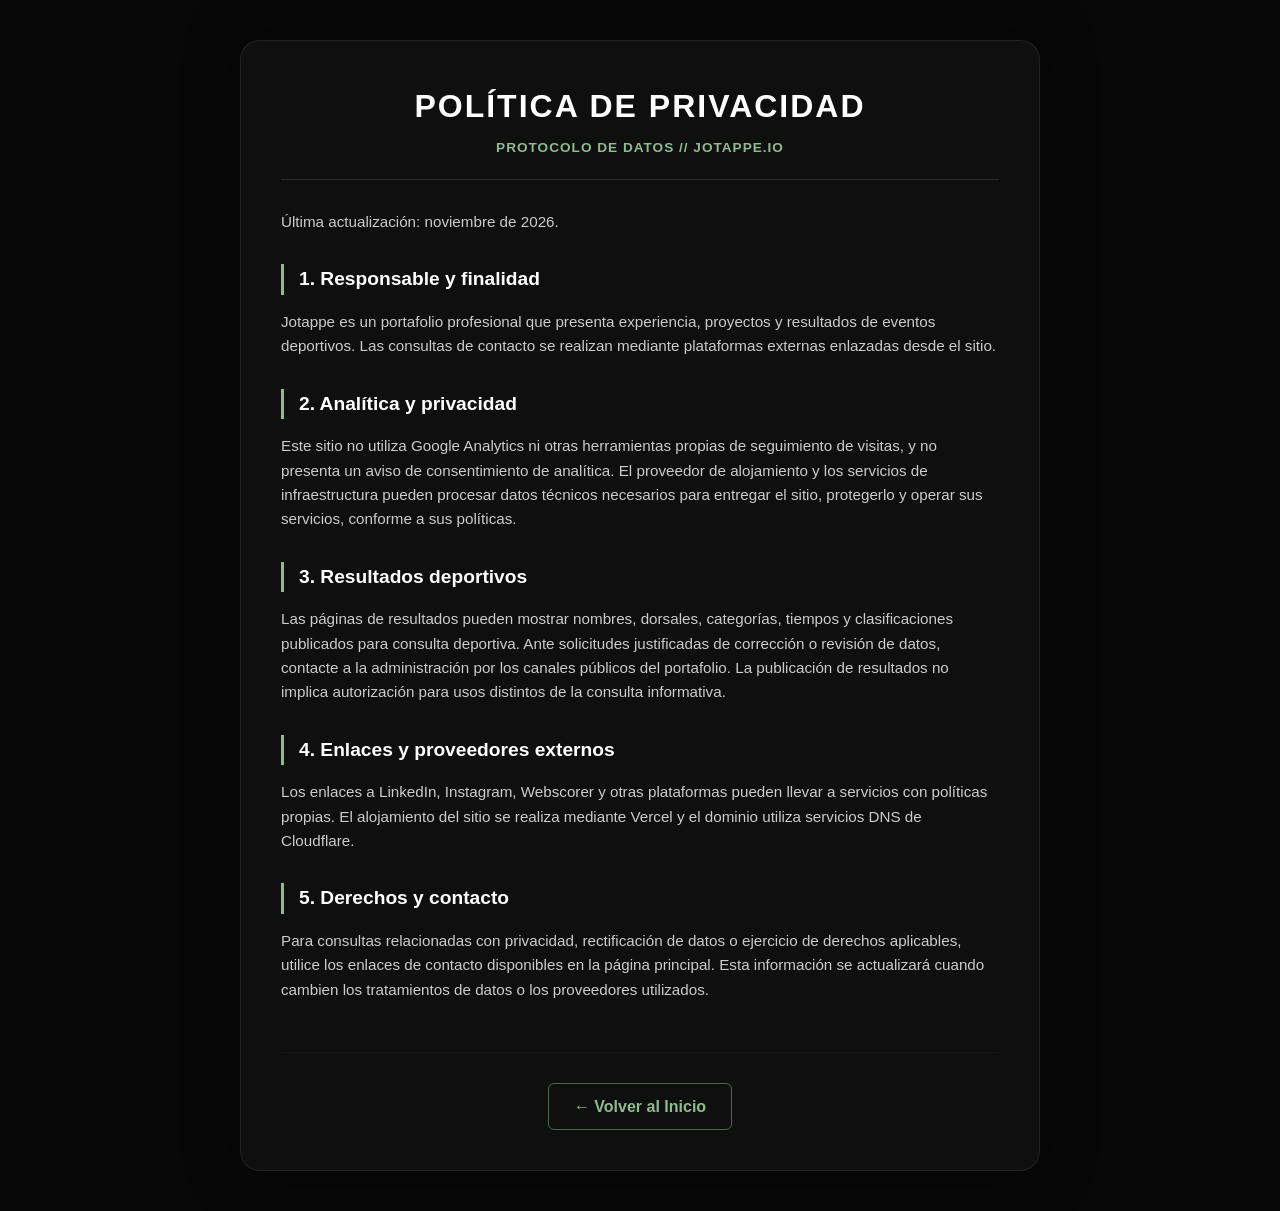
<file: legal.html>
<!DOCTYPE html>
<html lang="es">
<head>
<link rel="canonical" href="https://jotappe.com/legal"><meta name="description" content="Información de privacidad y tratamiento de datos del sitio Jotappe."><meta property="og:type" content="website"><meta property="og:url" content="https://jotappe.com/legal"><meta property="og:site_name" content="Jotappe"><meta name="twitter:card" content="summary">

    <meta charset="UTF-8">
    <meta name="viewport" content="width=device-width, initial-scale=1.0">
    <title>Legal | Privacidad de Datos</title>
    <link rel="icon" type="image/svg+xml" href="data:image/svg+xml,<svg xmlns=%22http://www.w3.org/2000/svg%22 viewBox=%220 0 100 100%22><rect width=%22100%22 height=%22100%22 rx=%2220%22 fill=%22%230f0f0f%22/><text y=%22.9em%22 font-size=%2280%22 font-family=%22sans-serif%22 font-weight=%22900%22 x=%2250%22 text-anchor=%22middle%22 fill=%22%238fbc8f%22>J</text></svg>">
    
    <style>
        /* --- JOTAPPE DESIGN SYSTEM V1.0 --- */
        * { margin: 0; padding: 0; box-sizing: border-box; -webkit-font-smoothing: antialiased; }
        
        body { 
            background: #080808; 
            font-family: 'Inter', -apple-system, sans-serif; 
            color: #ccc; 
            line-height: 1.6;
            padding: 40px 20px;
        }

        /* Contenedor tipo "Documento Clasificado" */
        .doc-container {
            max-width: 800px;
            margin: 0 auto;
            background: #0f0f0f;
            border: 1px solid rgba(255,255,255,0.08);
            border-radius: 20px;
            padding: 40px;
            box-shadow: 0 0 50px rgba(0,0,0,0.5);
        }

        /* Encabezado */
        header {
            border-bottom: 1px solid rgba(143, 188, 143, 0.2);
            padding-bottom: 20px;
            margin-bottom: 30px;
            text-align: center;
        }

        h1 {
            color: white;
            font-weight: 900;
            text-transform: uppercase;
            letter-spacing: 2px;
            margin-bottom: 5px;
        }

        .subtitle {
            color: #8fbc8f;
            font-size: 0.85rem;
            font-weight: 600;
            text-transform: uppercase;
            letter-spacing: 1px;
        }

        /* Contenido del Texto */
        h2 {
            color: white;
            font-size: 1.2rem;
            margin-top: 30px;
            margin-bottom: 15px;
            border-left: 3px solid #8fbc8f;
            padding-left: 15px;
        }

        p { margin-bottom: 15px; font-size: 0.95rem; }
        ul { margin-bottom: 15px; padding-left: 20px; }
        li { margin-bottom: 5px; }

        /* Pie de página del documento */
        .footer-actions {
            margin-top: 50px;
            text-align: center;
            border-top: 1px solid rgba(255,255,255,0.05);
            padding-top: 30px;
        }

        .btn-back {
            display: inline-block;
            padding: 10px 25px;
            border: 1px solid rgba(143, 188, 143, 0.5);
            color: #8fbc8f;
            text-decoration: none;
            border-radius: 6px;
            font-weight: 600;
            transition: all 0.3s ease;
        }

        .btn-back:hover {
            background: #8fbc8f;
            color: #080808;
        }

        /* Responsive */
        @media (max-width: 768px) {
            .doc-container { padding: 25px; }
        }
    </style>
</head>
<body>

    <div class="doc-container">
        <header>
            <h1>Política de Privacidad</h1>
            <div class="subtitle">Protocolo de Datos // Jotappe.io</div>
        </header>

        <section>
            <p>Última actualización: noviembre de 2026.</p>
            <h2>1. Responsable y finalidad</h2>
            <p>Jotappe es un portafolio profesional que presenta experiencia, proyectos y resultados de eventos deportivos. Las consultas de contacto se realizan mediante plataformas externas enlazadas desde el sitio.</p>
            <h2>2. Analítica y privacidad</h2>
            <p>Este sitio no utiliza Google Analytics ni otras herramientas propias de seguimiento de visitas, y no presenta un aviso de consentimiento de analítica. El proveedor de alojamiento y los servicios de infraestructura pueden procesar datos técnicos necesarios para entregar el sitio, protegerlo y operar sus servicios, conforme a sus políticas.</p>
            <h2>3. Resultados deportivos</h2>
            <p>Las páginas de resultados pueden mostrar nombres, dorsales, categorías, tiempos y clasificaciones publicados para consulta deportiva. Ante solicitudes justificadas de corrección o revisión de datos, contacte a la administración por los canales públicos del portafolio. La publicación de resultados no implica autorización para usos distintos de la consulta informativa.</p>
            <h2>4. Enlaces y proveedores externos</h2>
            <p>Los enlaces a LinkedIn, Instagram, Webscorer y otras plataformas pueden llevar a servicios con políticas propias. El alojamiento del sitio se realiza mediante Vercel y el dominio utiliza servicios DNS de Cloudflare.</p>
            <h2>5. Derechos y contacto</h2>
            <p>Para consultas relacionadas con privacidad, rectificación de datos o ejercicio de derechos aplicables, utilice los enlaces de contacto disponibles en la página principal. Esta información se actualizará cuando cambien los tratamientos de datos o los proveedores utilizados.</p>
        </section>

        <div class="footer-actions">
            <a href="/" class="btn-back">← Volver al Inicio</a>
        </div>
    </div>
</body>
</html>
</file>
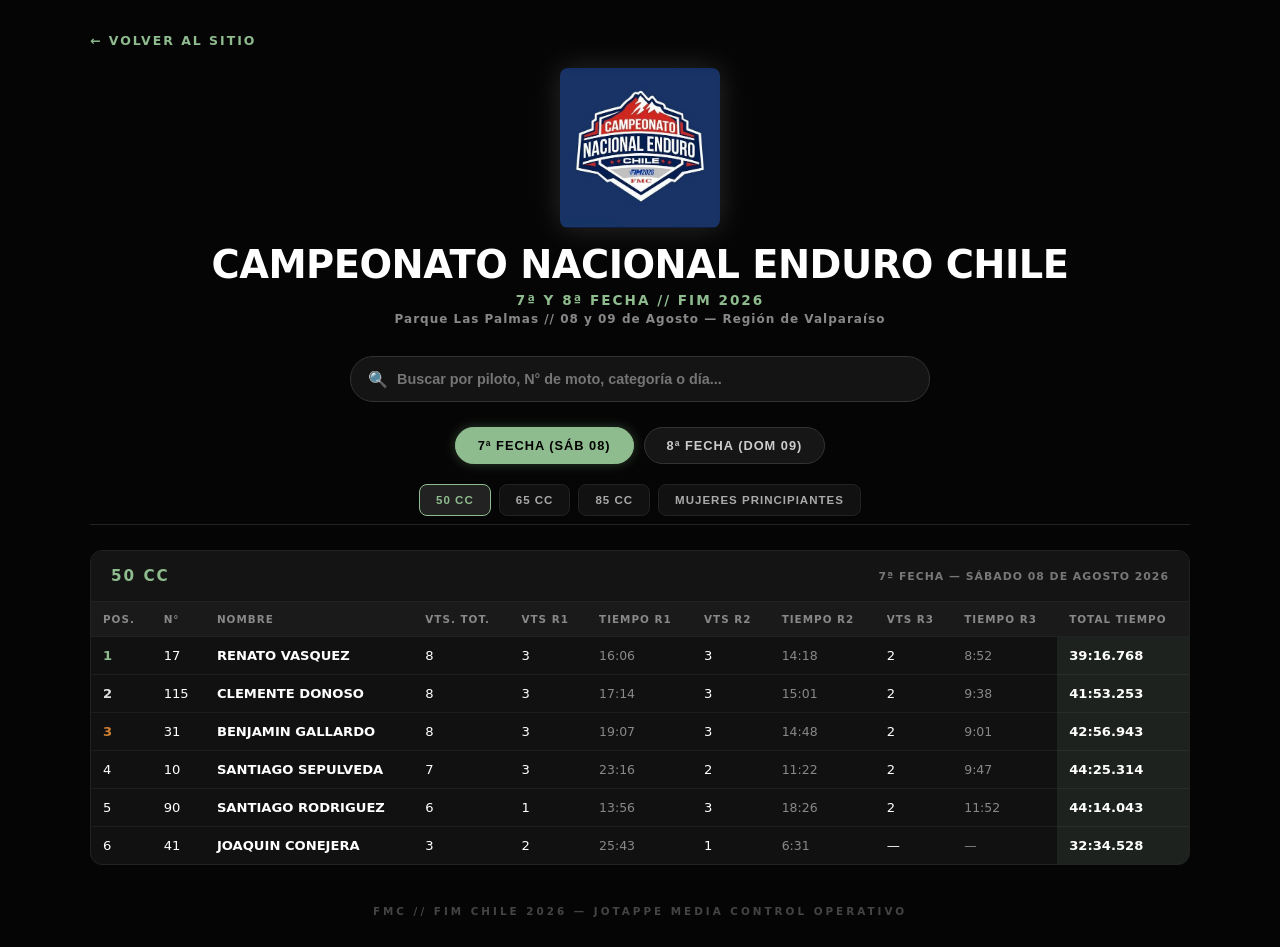
<file: resultados.html>
<!DOCTYPE html>
<html lang="es">
<head>
<link rel="canonical" href="https://jotappe.com/resultados"><meta name="description" content="Resultados de la 7ª y 8ª fecha del Campeonato Nacional Enduro Chile FIM 2026 en Parque Las Palmas."><meta property="og:type" content="website"><meta property="og:url" content="https://jotappe.com/resultados"><meta property="og:site_name" content="Jotappe"><meta property="og:image" content="https://jotappe.com/assets/logo.png"><meta name="twitter:card" content="summary">

    <meta charset="UTF-8">
    <meta name="viewport" content="width=device-width, initial-scale=1.0">
    <title>Resultados Oficiales | Campeonato Nacional Enduro Chile 2026</title>
    
    <!-- Meta tags SEO & Social Sharing -->
    
    <meta property="og:title" content="Resultados Oficiales - Campeonato Nacional Enduro Chile 2026">
    <meta property="og:description" content="Tiempos parciales y posiciones de la 7ª y 8ª Fecha en Parque Las Palmas.">
    
    

    <style>
        :root { --accent: #8fbc8f; --bg: #050505; --card-bg: #111111; --text: #ffffff; --border: #222222; }
        * { margin: 0; padding: 0; box-sizing: border-box; -webkit-font-smoothing: antialiased; }
        
        body { 
            background: var(--bg); 
            font-family: 'Inter', system-ui, -apple-system, sans-serif; 
            color: var(--text); 
            min-height: 100vh; 
            padding: 30px 15px;
        }

        .container { max-width: 1100px; margin: 0 auto; }
        
        .header { text-align: center; margin-bottom: 30px; }
        
        /* LOGO OFICIAL */
        .brand-logo-container {
            margin-bottom: 16px;
            display: flex;
            justify-content: center;
            align-items: center;
        }
        .main-logo-img {
            max-width: 160px;
            height: auto;
            filter: drop-shadow(0 0 15px rgba(255, 255, 255, 0.15));
            border-radius: 8px;
        }

        h1 { font-size: clamp(1.5rem, 4.2vw, 2.4rem); font-weight: 900; letter-spacing: -0.5px; text-transform: uppercase; margin-bottom: 6px; line-height: 1.1; }
        .subtitle { color: var(--accent); font-size: 0.85rem; letter-spacing: 2px; text-transform: uppercase; font-weight: 800; }
        .location-tag { color: #888; font-size: 0.75rem; letter-spacing: 1px; margin-top: 4px; font-weight: 600; }

        .back-btn {
            display: inline-block; margin-bottom: 20px; color: var(--accent); text-decoration: none;
            font-weight: 800; font-size: 0.78rem; text-transform: uppercase; letter-spacing: 2px;
            transition: 0.3s;
        }
        .back-btn:hover { color: #fff; }

        /* BUSCADOR DINÁMICO GLOBAL */
        .search-box {
            position: relative;
            max-width: 580px;
            margin: 0 auto 25px auto;
        }
        .search-input {
            width: 100%;
            padding: 14px 20px 14px 46px;
            background: #141414;
            border: 1px solid #333;
            border-radius: 30px;
            color: #fff;
            font-size: 0.9rem;
            font-weight: 600;
            outline: none;
            transition: all 0.3s ease;
        }
        .search-input:focus {
            border-color: var(--accent);
            box-shadow: 0 0 16px rgba(143, 188, 143, 0.35);
            background: #181818;
        }
        .search-icon {
            position: absolute;
            left: 18px;
            top: 50%;
            transform: translateY(-50%);
            color: #777;
            font-size: 1rem;
            pointer-events: none;
        }

        /* SELECTOR DE FECHA (SÁBADO / DOMINGO) */
        .fecha-selector {
            display: flex; gap: 10px; justify-content: center; margin-bottom: 20px; flex-wrap: wrap;
        }
        .fecha-btn {
            background: #161616; border: 1px solid #333; color: #ccc; padding: 10px 22px;
            border-radius: 25px; font-weight: 800; font-size: 0.8rem; letter-spacing: 1px; text-transform: uppercase;
            cursor: pointer; transition: 0.3s;
        }
        .fecha-btn.active, .fecha-btn:hover {
            background: var(--accent); color: #000; border-color: var(--accent);
            box-shadow: 0 0 12px rgba(143, 188, 143, 0.3);
        }

        /* NAVEGACIÓN POR CATEGORÍAS */
        .tabs { display: flex; gap: 8px; overflow-x: auto; padding-bottom: 8px; margin-bottom: 25px; border-bottom: 1px solid var(--border); justify-content: center; }
        .tab-btn {
            background: var(--card-bg); border: 1px solid var(--border); color: #aaa; padding: 9px 16px;
            border-radius: 8px; font-weight: 800; font-size: 0.72rem; letter-spacing: 1px; text-transform: uppercase;
            cursor: pointer; white-space: nowrap; transition: 0.3s;
        }
        .tab-btn.active, .tab-btn:hover { background: #222; color: var(--accent); border-color: var(--accent); }

        /* CONTENIDO DE TABLAS */
        .view-group { display: none; }
        .view-group.active { display: block; }

        .category-content { display: none; }
        .category-content.active { display: block; }

        .table-card { background: var(--card-bg); border: 1px solid var(--border); border-radius: 12px; overflow: hidden; margin-bottom: 25px; }
        .table-header { padding: 16px 20px; border-bottom: 1px solid var(--border); display: flex; justify-content: space-between; align-items: center; background: #141414; }
        .table-title { font-size: 0.95rem; font-weight: 900; text-transform: uppercase; letter-spacing: 2px; color: var(--accent); }
        .table-badge { font-size: 0.68rem; color: #777; font-weight: 800; text-transform: uppercase; letter-spacing: 1px; }

        .table-container { overflow-x: auto; }
        table { width: 100%; border-collapse: collapse; text-align: left; font-size: 0.82rem; }
        th { background: #1a1a1a; padding: 11px 12px; color: #888; font-weight: 800; text-transform: uppercase; letter-spacing: 1px; font-size: 0.65rem; border-bottom: 1px solid var(--border); white-space: nowrap; }
        td { padding: 11px 12px; border-bottom: 1px solid rgba(255,255,255,0.05); white-space: nowrap; }
        tr:last-child td { border-bottom: none; }
        tr:hover td { background: rgba(255,255,255,0.03); }

        .pos-1 { color: var(--accent); font-weight: 900; }
        .pos-2 { color: #e0e0e0; font-weight: 800; }
        .pos-3 { color: #cd7f32; font-weight: 800; }
        .total-time { font-weight: 900; color: #fff; background: rgba(143, 188, 143, 0.1); }
        .sub-time { color: #888; font-size: 0.78rem; }

        .badge-cat { display: inline-block; padding: 3px 8px; border-radius: 4px; font-size: 0.68rem; font-weight: 800; background: #222; color: var(--accent); border: 1px solid #333; }
        .badge-fecha { display: inline-block; padding: 3px 8px; border-radius: 4px; font-size: 0.68rem; font-weight: 800; background: #1a1a1a; color: #ccc; border: 1px solid #333; }

        #globalSearchResults { display: none; }

        .no-results {
            text-align: center;
            padding: 35px;
            color: #777;
            font-size: 0.85rem;
            font-weight: 700;
            text-transform: uppercase;
            letter-spacing: 1px;
        }

        .footer { text-align: center; margin-top: 40px; font-size: 0.65rem; color: #444; letter-spacing: 3px; text-transform: uppercase; font-weight: 800; }

        @media (max-width: 600px) {
            body { padding: 15px 8px; }
            th, td { padding: 8px 10px; font-size: 0.75rem; }
            .fecha-btn { padding: 8px 14px; font-size: 0.72rem; }
            .tabs { justify-content: flex-start; }
            .main-logo-img { max-width: 130px; }
        }
    </style>
</head>
<body>

<div class="container">
    <a href="index.html" class="back-btn">← Volver al Sitio</a>

    <div class="header">
        <div class="brand-logo-container">
            <img src="assets/logo-enduro.png" alt="Campeonato Nacional Enduro Chile" class="main-logo-img">
        </div>
        <h1>Campeonato Nacional Enduro Chile</h1>
        <p class="subtitle">7ª y 8ª Fecha // FIM 2026</p>
        <p class="location-tag">Parque Las Palmas // 08 y 09 de Agosto — Región de Valparaíso</p>
    </div>

    <!-- BUSCADOR DINÁMICO GLOBAL -->
    <div class="search-box">
        <span class="search-icon">🔍</span>
        <input type="text" id="searchInput" class="search-input" placeholder="Buscar por piloto, N° de moto, categoría o día...">
    </div>

    <!-- VISTA DE BÚSQUEDA GLOBAL -->
    <div id="globalSearchResults">
        <div class="table-card">
            <div class="table-header">
                <span class="table-title">Resultados de Búsqueda Global</span>
                <span class="table-badge" id="searchCountBadge">0 coincidencias</span>
            </div>
            <div class="table-container">
                <table>
                    <thead>
                        <tr>
                            <th>Fecha</th>
                            <th>Categoría</th>
                            <th>Pos.</th>
                            <th>N°</th>
                            <th>Nombre</th>
                            <th>Vts. Tot.</th>
                            <th>Vts R1</th><th>Tiempo R1</th>
                            <th>Vts R2</th><th>Tiempo R2</th>
                            <th>Vts R3</th><th>Tiempo R3</th>
                            <th>Total Tiempo</th>
                        </tr>
                    </thead>
                    <tbody id="globalSearchResultsBody">
                    </tbody>
                </table>
                <div class="no-results" id="noGlobalResults" style="display: none;">No se encontraron resultados para la búsqueda.</div>
            </div>
        </div>
    </div>

    <!-- VISTA NORMAL (TABS Y FECHAS) -->
    <div id="normalTabsContainer">
        <!-- SELECTOR DE FECHA -->
        <div class="fecha-selector">
            <button class="fecha-btn active" data-fecha="f7">7ª Fecha (Sáb 08)</button>
            <button class="fecha-btn" data-fecha="f8">8ª Fecha (Dom 09)</button>
        </div>

        <!-- 7ª Fecha — Sábado 08 de Agosto 2026 -->
        <div id="f7" class="view-group active">
            <div class="tabs">
                <button class="tab-btn active" data-fecha-cat="f7" data-cat="50cc">50 CC</button>
                <button class="tab-btn" data-fecha-cat="f7" data-cat="65cc">65 CC</button>
                <button class="tab-btn" data-fecha-cat="f7" data-cat="85cc">85 CC</button>
                <button class="tab-btn" data-fecha-cat="f7" data-cat="mujeres">Mujeres Principiantes</button>
            </div>

            <!-- 50 CC -->
            <div id="f7-50cc" class="category-content active">
                <div class="table-card">
                    <div class="table-header">
                        <span class="table-title">50 CC</span>
                        <span class="table-badge">7ª Fecha — Sábado 08 de Agosto 2026</span>
                    </div>
                    <div class="table-container">
                        <table>
                            <thead>
                                <tr>
                                    <th>Pos.</th><th>N°</th><th>Nombre</th><th>Vts. Tot.</th>
                                    <th>Vts R1</th><th>Tiempo R1</th><th>Vts R2</th><th>Tiempo R2</th><th>Vts R3</th><th>Tiempo R3</th><th>Total Tiempo</th>
                                </tr>
                            </thead>
                            <tbody>
                                <tr><td class="pos-1">1</td><td>17</td><td><strong>RENATO VASQUEZ</strong></td><td>8</td><td>3</td><td class="sub-time">16:06</td><td>3</td><td class="sub-time">14:18</td><td>2</td><td class="sub-time">8:52</td><td class="total-time">39:16.768</td></tr>
                                <tr><td class="pos-2">2</td><td>115</td><td><strong>CLEMENTE DONOSO</strong></td><td>8</td><td>3</td><td class="sub-time">17:14</td><td>3</td><td class="sub-time">15:01</td><td>2</td><td class="sub-time">9:38</td><td class="total-time">41:53.253</td></tr>
                                <tr><td class="pos-3">3</td><td>31</td><td><strong>BENJAMIN GALLARDO</strong></td><td>8</td><td>3</td><td class="sub-time">19:07</td><td>3</td><td class="sub-time">14:48</td><td>2</td><td class="sub-time">9:01</td><td class="total-time">42:56.943</td></tr>
                                <tr><td>4</td><td>10</td><td><strong>SANTIAGO SEPULVEDA</strong></td><td>7</td><td>3</td><td class="sub-time">23:16</td><td>2</td><td class="sub-time">11:22</td><td>2</td><td class="sub-time">9:47</td><td class="total-time">44:25.314</td></tr>
                                <tr><td>5</td><td>90</td><td><strong>SANTIAGO RODRIGUEZ</strong></td><td>6</td><td>1</td><td class="sub-time">13:56</td><td>3</td><td class="sub-time">18:26</td><td>2</td><td class="sub-time">11:52</td><td class="total-time">44:14.043</td></tr>
                                <tr><td>6</td><td>41</td><td><strong>JOAQUIN CONEJERA</strong></td><td>3</td><td>2</td><td class="sub-time">25:43</td><td>1</td><td class="sub-time">6:31</td><td>—</td><td class="sub-time">—</td><td class="total-time">32:34.528</td></tr>
                            </tbody>
                        </table>
                    </div>
                </div>
            </div>

            <!-- 65 CC -->
            <div id="f7-65cc" class="category-content">
                <div class="table-card">
                    <div class="table-header">
                        <span class="table-title">65 CC</span>
                        <span class="table-badge">7ª Fecha — Sábado 08 de Agosto 2026</span>
                    </div>
                    <div class="table-container">
                        <table>
                            <thead>
                                <tr>
                                    <th>Pos.</th><th>N°</th><th>Nombre</th><th>Vts. Tot.</th>
                                    <th>Vts R1</th><th>Tiempo R1</th><th>Vts R2</th><th>Tiempo R2</th><th>Vts R3</th><th>Tiempo R3</th><th>Total Tiempo</th>
                                </tr>
                            </thead>
                            <tbody>
                                <tr><td class="pos-1">1</td><td>21</td><td><strong>SANTIAGO ALONSO VÉLIZ</strong></td><td>11</td><td>4</td><td class="sub-time">19:26</td><td>4</td><td class="sub-time">20:18</td><td>3</td><td class="sub-time">14:28</td><td class="total-time">54:12.528</td></tr>
                                <tr><td class="pos-2">2</td><td>11</td><td><strong>CLEMENTE LOBOS</strong></td><td>11</td><td>4</td><td class="sub-time">21:23</td><td>4</td><td class="sub-time">20:25</td><td>3</td><td class="sub-time">14:06</td><td class="total-time">55:54.138</td></tr>
                                <tr><td class="pos-3">3</td><td>58</td><td><strong>JORGE VALDIVIA</strong></td><td>11</td><td>4</td><td class="sub-time">22:08</td><td>4</td><td class="sub-time">21:08</td><td>3</td><td class="sub-time">14:32</td><td class="total-time">57:48.425</td></tr>
                                <tr><td>4</td><td>15</td><td><strong>MARTÍN CALVO</strong></td><td>11</td><td>4</td><td class="sub-time">21:09</td><td>4</td><td class="sub-time">22:00</td><td>3</td><td class="sub-time">16:48</td><td class="total-time">59:57.943</td></tr>
                                <tr><td>5</td><td>22</td><td><strong>CLEMENTE BUSTO</strong></td><td>11</td><td>4</td><td class="sub-time">21:56</td><td>4</td><td class="sub-time">22:33</td><td>3</td><td class="sub-time">15:39</td><td class="total-time">01:00:08.154</td></tr>
                                <tr><td>6</td><td>16</td><td><strong>JUAN CALVO</strong></td><td>11</td><td>4</td><td class="sub-time">24:56</td><td>4</td><td class="sub-time">26:07</td><td>3</td><td class="sub-time">16:35</td><td class="total-time">01:07:38.054</td></tr>
                                <tr><td>7</td><td>103</td><td><strong>JOSÉ TOMÁS HERRERA</strong></td><td>11</td><td>4</td><td class="sub-time">26:00</td><td>4</td><td class="sub-time">24:39</td><td>3</td><td class="sub-time">17:50</td><td class="total-time">01:08:29.291</td></tr>
                                <tr><td>8</td><td>213</td><td><strong>JUAN PEDRO DURAN</strong></td><td>11</td><td>4</td><td class="sub-time">25:56</td><td>4</td><td class="sub-time">27:24</td><td>3</td><td class="sub-time">17:17</td><td class="total-time">01:10:37.552</td></tr>
                                <tr><td>9</td><td>146</td><td><strong>JOSE TOMAS MIRANDA</strong></td><td>8</td><td>3</td><td class="sub-time">25:02</td><td>3</td><td class="sub-time">28:17</td><td>2</td><td class="sub-time">13:23</td><td class="total-time">01:06:42.023</td></tr>
                            </tbody>
                        </table>
                    </div>
                </div>
            </div>

            <!-- 85 CC -->
            <div id="f7-85cc" class="category-content">
                <div class="table-card">
                    <div class="table-header">
                        <span class="table-title">85 CC</span>
                        <span class="table-badge">7ª Fecha — Sábado 08 de Agosto 2026</span>
                    </div>
                    <div class="table-container">
                        <table>
                            <thead>
                                <tr>
                                    <th>Pos.</th><th>N°</th><th>Nombre</th><th>Vts. Tot.</th>
                                    <th>Vts R1</th><th>Tiempo R1</th><th>Vts R2</th><th>Tiempo R2</th><th>Vts R3</th><th>Tiempo R3</th><th>Total Tiempo</th>
                                </tr>
                            </thead>
                            <tbody>
                                <tr><td class="pos-1">1</td><td>131</td><td><strong>CRISTIAN OXA</strong></td><td>11</td><td>4</td><td class="sub-time">18:07</td><td>4</td><td class="sub-time">17:14</td><td>3</td><td class="sub-time">12:58</td><td class="total-time">48:19.028</td></tr>
                                <tr><td class="pos-2">2</td><td>28</td><td><strong>WILLIAMS GONZALEZ</strong></td><td>11</td><td>4</td><td class="sub-time">17:55</td><td>4</td><td class="sub-time">17:38</td><td>3</td><td class="sub-time">12:52</td><td class="total-time">48:25.248</td></tr>
                                <tr><td class="pos-3">3</td><td>341</td><td><strong>MARTÍN CASTRO</strong></td><td>11</td><td>4</td><td class="sub-time">18:23</td><td>4</td><td class="sub-time">17:55</td><td>3</td><td class="sub-time">12:43</td><td class="total-time">49:01.932</td></tr>
                                <tr><td>4</td><td>202</td><td><strong>MARTIN CABRERA</strong></td><td>11</td><td>4</td><td class="sub-time">19:16</td><td>4</td><td class="sub-time">19:14</td><td>3</td><td class="sub-time">13:21</td><td class="total-time">51:51.142</td></tr>
                                <tr><td>5</td><td>314</td><td><strong>EZEQUIEL GOMEZ</strong></td><td>11</td><td>4</td><td class="sub-time">19:49</td><td>4</td><td class="sub-time">18:55</td><td>3</td><td class="sub-time">13:14</td><td class="total-time">51:58.032</td></tr>
                                <tr><td>6</td><td>125</td><td><strong>CRISTOBAL DONOSO</strong></td><td>11</td><td>4</td><td class="sub-time">18:53</td><td>4</td><td class="sub-time">20:38</td><td>3</td><td class="sub-time">13:16</td><td class="total-time">52:47.732</td></tr>
                                <tr><td>7</td><td>128</td><td><strong>AGUSTÍN TORRES</strong></td><td>11</td><td>4</td><td class="sub-time">19:34</td><td>4</td><td class="sub-time">20:26</td><td>3</td><td class="sub-time">13:59</td><td class="total-time">53:59.221</td></tr>
                                <tr><td>8</td><td>122</td><td><strong>VICENTE CORRALES</strong></td><td>10</td><td>4</td><td class="sub-time">20:13</td><td>3</td><td class="sub-time">20:19</td><td>3</td><td class="sub-time">14:18</td><td class="total-time">54:50.123</td></tr>
                            </tbody>
                        </table>
                    </div>
                </div>
            </div>

            <!-- Mujeres Principiantes -->
            <div id="f7-mujeres" class="category-content">
                <div class="table-card">
                    <div class="table-header">
                        <span class="table-title">Mujeres Principiantes</span>
                        <span class="table-badge">7ª Fecha — Sábado 08 de Agosto 2026</span>
                    </div>
                    <div class="table-container">
                        <table>
                            <thead>
                                <tr>
                                    <th>Pos.</th><th>N°</th><th>Nombre</th><th>Vts. Tot.</th>
                                    <th>Vts R1</th><th>Tiempo R1</th><th>Vts R2</th><th>Tiempo R2</th><th>Vts R3</th><th>Tiempo R3</th><th>Total Tiempo</th>
                                </tr>
                            </thead>
                            <tbody>
                                <tr><td class="pos-1">1</td><td>18</td><td><strong>EMILIA SALAS</strong></td><td>8</td><td>3</td><td class="sub-time">15:42</td><td>3</td><td class="sub-time">15:42</td><td>2</td><td class="sub-time">9:54</td><td class="total-time">41:18.032</td></tr>
                                <tr><td class="pos-2">2</td><td>176</td><td><strong>FLORENCIA CABRERA</strong></td><td>8</td><td>3</td><td class="sub-time">16:58</td><td>3</td><td class="sub-time">15:54</td><td>2</td><td class="sub-time">10:10</td><td class="total-time">43:02.122</td></tr>
                                <tr><td class="pos-3">3</td><td>923</td><td><strong>ANTONELLA OXA</strong></td><td>8</td><td>3</td><td class="sub-time">16:15</td><td>3</td><td class="sub-time">16:21</td><td>2</td><td class="sub-time">11:28</td><td class="total-time">44:04.839</td></tr>
                                <tr><td>4</td><td>785</td><td><strong>SARA GERBAUD</strong></td><td>8</td><td>3</td><td class="sub-time">17:25</td><td>3</td><td class="sub-time">17:35</td><td>2</td><td class="sub-time">10:56</td><td class="total-time">45:56.435</td></tr>
                                <tr><td>5</td><td>17</td><td><strong>Karolain GONZALEZ</strong></td><td>8</td><td>3</td><td class="sub-time">20:01</td><td>3</td><td class="sub-time">20:44</td><td>2</td><td class="sub-time">12:52</td><td class="total-time">53:37.433</td></tr>
                                <tr><td>6</td><td>93</td><td><strong>TAMARA BERNALES</strong></td><td>8</td><td>3</td><td class="sub-time">23:53</td><td>3</td><td class="sub-time">20:53</td><td>2</td><td class="sub-time">12:51</td><td class="total-time">57:37.372</td></tr>
                                <tr><td>7</td><td>150</td><td><strong>BÁRBARA LISET FIGUEROA</strong></td><td>6</td><td>3</td><td class="sub-time">23:17</td><td>3</td><td class="sub-time">20:26</td><td>—</td><td class="sub-time">—</td><td class="total-time">43:43.046</td></tr>
                            </tbody>
                        </table>
                    </div>
                </div>
            </div>
        </div>

        <!-- 8ª Fecha — Domingo 09 de Agosto 2026 -->
        <div id="f8" class="view-group">
            <div class="tabs">
                <button class="tab-btn active" data-fecha-cat="f8" data-cat="50cc">50 CC</button>
                <button class="tab-btn" data-fecha-cat="f8" data-cat="65cc">65 CC</button>
                <button class="tab-btn" data-fecha-cat="f8" data-cat="85cc">85 CC</button>
                <button class="tab-btn" data-fecha-cat="f8" data-cat="mujeres">Mujeres Principiantes</button>
            </div>

            <!-- 50 CC -->
            <div id="f8-50cc" class="category-content active">
                <div class="table-card">
                    <div class="table-header">
                        <span class="table-title">50 CC</span>
                        <span class="table-badge">8ª Fecha — Domingo 09 de Agosto 2026</span>
                    </div>
                    <div class="table-container">
                        <table>
                            <thead>
                                <tr>
                                    <th>Pos.</th><th>N°</th><th>Nombre</th><th>Vts. Tot.</th>
                                    <th>Vts R1</th><th>Tiempo R1</th><th>Vts R2</th><th>Tiempo R2</th><th>Vts R3</th><th>Tiempo R3</th><th>Total Tiempo</th>
                                </tr>
                            </thead>
                            <tbody>
                                <tr><td class="pos-1">1</td><td>7</td><td><strong>Renato Vasquez</strong></td><td>9</td><td>3</td><td class="sub-time">14:10.581</td><td>3</td><td class="sub-time">13:32.899</td><td>3</td><td class="sub-time">13:14.854</td><td class="total-time">40:58.334</td></tr>
                                <tr><td class="pos-2">2</td><td>31</td><td><strong>Benjamin Gallardo</strong></td><td>9</td><td>3</td><td class="sub-time">14:58.891</td><td>3</td><td class="sub-time">14:04.054</td><td>3</td><td class="sub-time">14:17.238</td><td class="total-time">43:20.183</td></tr>
                                <tr><td class="pos-3">3</td><td>115</td><td><strong>Clemente Donoso</strong></td><td>9</td><td>3</td><td class="sub-time">15:28.532</td><td>3</td><td class="sub-time">14:36.561</td><td>3</td><td class="sub-time">14:12.505</td><td class="total-time">44:17.598</td></tr>
                                <tr><td>4</td><td>10</td><td><strong>Santiago Sepulveda</strong></td><td>9</td><td>3</td><td class="sub-time">16:54.570</td><td>3</td><td class="sub-time">14:47.856</td><td>3</td><td class="sub-time">16:13.543</td><td class="total-time">47:55.969</td></tr>
                            </tbody>
                        </table>
                    </div>
                </div>
            </div>

            <!-- 65 CC -->
            <div id="f8-65cc" class="category-content">
                <div class="table-card">
                    <div class="table-header">
                        <span class="table-title">65 CC</span>
                        <span class="table-badge">8ª Fecha — Domingo 09 de Agosto 2026</span>
                    </div>
                    <div class="table-container">
                        <table>
                            <thead>
                                <tr>
                                    <th>Pos.</th><th>N°</th><th>Nombre</th><th>Vts. Tot.</th>
                                    <th>Vts R1</th><th>Tiempo R1</th><th>Vts R2</th><th>Tiempo R2</th><th>Vts R3</th><th>Tiempo R3</th><th>Total Tiempo</th>
                                </tr>
                            </thead>
                            <tbody>
                                <tr><td class="pos-1">1</td><td>11</td><td><strong>Clemente Lobos</strong></td><td>14</td><td>5</td><td class="sub-time">21:01.034</td><td>5</td><td class="sub-time">20:15.924</td><td>4</td><td class="sub-time">15:59.450</td><td class="total-time">57:16.408</td></tr>
                                <tr><td class="pos-2">2</td><td>21</td><td><strong>Santiago Veliz</strong></td><td>14</td><td>5</td><td class="sub-time">21:17.990</td><td>5</td><td class="sub-time">20:48.590</td><td>4</td><td class="sub-time">16:15.939</td><td class="total-time">58:22.519</td></tr>
                                <tr><td class="pos-3">3</td><td>58</td><td><strong>Jorge Valdivia</strong></td><td>14</td><td>5</td><td class="sub-time">22:06.295</td><td>5</td><td class="sub-time">21:31.084</td><td>4</td><td class="sub-time">17:12.623</td><td class="total-time">1:00:50.002</td></tr>
                                <tr><td>4</td><td>22</td><td><strong>Clemente Busto</strong></td><td>14</td><td>5</td><td class="sub-time">22:39.838</td><td>5</td><td class="sub-time">22:37.911</td><td>4</td><td class="sub-time">18:09.856</td><td class="total-time">1:03:27.605</td></tr>
                                <tr><td>5</td><td>15</td><td><strong>Martin Calvo</strong></td><td>14</td><td>5</td><td class="sub-time">22:58.400</td><td>5</td><td class="sub-time">22:59.253</td><td>4</td><td class="sub-time">18:29.882</td><td class="total-time">1:04:27.535</td></tr>
                                <tr><td>6</td><td>213</td><td><strong>Juan Pedro Duran</strong></td><td>14</td><td>5</td><td class="sub-time">25:54.073</td><td>5</td><td class="sub-time">24:20.608</td><td>4</td><td class="sub-time">18:42.771</td><td class="total-time">1:08:57.452</td></tr>
                                <tr><td>7</td><td>16</td><td><strong>Juan Calvo</strong></td><td>14</td><td>5</td><td class="sub-time">25:33.741</td><td>5</td><td class="sub-time">24:43.355</td><td>4</td><td class="sub-time">18:56.661</td><td class="total-time">1:09:13.757</td></tr>
                                <tr><td>8</td><td>103</td><td><strong>Jose Tomas Herrera</strong></td><td>14</td><td>5</td><td class="sub-time">26:06.965</td><td>5</td><td class="sub-time">25:18.112</td><td>4</td><td class="sub-time">20:11.139</td><td class="total-time">1:11:36.216</td></tr>
                                <tr><td>9</td><td>146</td><td><strong>Jose Tomas Miranda</strong></td><td>11</td><td>4</td><td class="sub-time">24:21.335</td><td>4</td><td class="sub-time">22:27.053</td><td>3</td><td class="sub-time">17:10.874</td><td class="total-time">1:03:59.262</td></tr>
                                <tr><td>10</td><td>35</td><td><strong>Juan Barros</strong></td><td>10</td><td>3</td><td class="sub-time">22:50.580</td><td>4</td><td class="sub-time">22:55.170</td><td>3</td><td class="sub-time">17:33.134</td><td class="total-time">1:03:18.884</td></tr>
                            </tbody>
                        </table>
                    </div>
                </div>
            </div>

            <!-- 85 CC -->
            <div id="f8-85cc" class="category-content">
                <div class="table-card">
                    <div class="table-header">
                        <span class="table-title">85 CC</span>
                        <span class="table-badge">8ª Fecha — Domingo 09 de Agosto 2026</span>
                    </div>
                    <div class="table-container">
                        <table>
                            <thead>
                                <tr>
                                    <th>Pos.</th><th>N°</th><th>Nombre</th><th>Vts. Tot.</th>
                                    <th>Vts R1</th><th>Tiempo R1</th><th>Vts R2</th><th>Tiempo R2</th><th>Vts R3</th><th>Tiempo R3</th><th>Total Tiempo</th>
                                </tr>
                            </thead>
                            <tbody>
                                <tr><td class="pos-1">1</td><td>131</td><td><strong>Cristian Oxa</strong></td><td>15</td><td>5</td><td class="sub-time">19:09.187</td><td>5</td><td class="sub-time">18:32.656</td><td>5</td><td class="sub-time">18:26.492</td><td class="total-time">56:08.335</td></tr>
                                <tr><td class="pos-2">2</td><td>28</td><td><strong>William Gonzalez</strong></td><td>15</td><td>5</td><td class="sub-time">19:13.626</td><td>5</td><td class="sub-time">18:56.513</td><td>5</td><td class="sub-time">18:43.962</td><td class="total-time">56:54.101</td></tr>
                                <tr><td class="pos-3">3</td><td>341</td><td><strong>Martin Castro</strong></td><td>15</td><td>5</td><td class="sub-time">19:12.077</td><td>5</td><td class="sub-time">19:04.714</td><td>5</td><td class="sub-time">18:56.741</td><td class="total-time">57:13.532</td></tr>
                                <tr><td>4</td><td>314</td><td><strong>Ezequiel Gomez</strong></td><td>15</td><td>5</td><td class="sub-time">19:52.071</td><td>5</td><td class="sub-time">19:35.226</td><td>5</td><td class="sub-time">19:15.634</td><td class="total-time">58:42.931</td></tr>
                                <tr><td>5</td><td>125</td><td><strong>Cristobal Donoso</strong></td><td>15</td><td>5</td><td class="sub-time">20:20.725</td><td>5</td><td class="sub-time">19:45.240</td><td>5</td><td class="sub-time">19:24.935</td><td class="total-time">59:30.900</td></tr>
                                <tr><td>6</td><td>128</td><td><strong>Agustin Torres</strong></td><td>15</td><td>5</td><td class="sub-time">20:42.864</td><td>5</td><td class="sub-time">20:43.688</td><td>5</td><td class="sub-time">20:27.623</td><td class="total-time">1:01:54.175</td></tr>
                                <tr><td>7</td><td>122</td><td><strong>Vicente Corrales</strong></td><td>15</td><td>5</td><td class="sub-time">22:04.590</td><td>5</td><td class="sub-time">21:11.351</td><td>5</td><td class="sub-time">21:18.738</td><td class="total-time">1:04:34.679</td></tr>
                                <tr><td>8</td><td>89</td><td><strong>Joaquin Garcia</strong></td><td>9</td><td>3</td><td class="sub-time">19:08.744</td><td>3</td><td class="sub-time">18:45.253</td><td>3</td><td class="sub-time">19:01.249</td><td class="total-time">56:55.246</td></tr>
                            </tbody>
                        </table>
                    </div>
                </div>
            </div>

            <!-- Mujeres Principiantes -->
            <div id="f8-mujeres" class="category-content">
                <div class="table-card">
                    <div class="table-header">
                        <span class="table-title">Mujeres Principiantes</span>
                        <span class="table-badge">8ª Fecha — Domingo 09 de Agosto 2026</span>
                    </div>
                    <div class="table-container">
                        <table>
                            <thead>
                                <tr>
                                    <th>Pos.</th><th>N°</th><th>Nombre</th><th>Vts. Tot.</th>
                                    <th>Vts R1</th><th>Tiempo R1</th><th>Vts R2</th><th>Tiempo R2</th><th>Vts R3</th><th>Tiempo R3</th><th>Total Tiempo</th>
                                </tr>
                            </thead>
                            <tbody>
                                <tr><td class="pos-1">1</td><td>176</td><td><strong>Florencia Cabrera</strong></td><td>11</td><td>4</td><td class="sub-time">17:32.446</td><td>4</td><td class="sub-time">17:37.935</td><td>3</td><td class="sub-time">13:26.387</td><td class="total-time">48:36.768</td></tr>
                                <tr><td class="pos-2">2</td><td>23</td><td><strong>Antonella Oxa</strong></td><td>11</td><td>4</td><td class="sub-time">18:16.167</td><td>4</td><td class="sub-time">17:39.951</td><td>3</td><td class="sub-time">12:58.902</td><td class="total-time">48:55.020</td></tr>
                                <tr><td class="pos-3">3</td><td>18</td><td><strong>Emilia Salas</strong></td><td>11</td><td>4</td><td class="sub-time">18:01.093</td><td>4</td><td class="sub-time">17:51.940</td><td>3</td><td class="sub-time">13:19.141</td><td class="total-time">49:12.174</td></tr>
                                <tr><td>4</td><td>785</td><td><strong>Sara Gerbaud</strong></td><td>11</td><td>4</td><td class="sub-time">19:20.515</td><td>4</td><td class="sub-time">18:28.147</td><td>3</td><td class="sub-time">13:55.049</td><td class="total-time">51:43.711</td></tr>
                                <tr><td>5</td><td>17</td><td><strong>Karolain Gonzalez</strong></td><td>11</td><td>4</td><td class="sub-time">22:10.918</td><td>4</td><td class="sub-time">21:31.271</td><td>3</td><td class="sub-time">15:55.713</td><td class="total-time">59:37.902</td></tr>
                                <tr><td>6</td><td>93</td><td><strong>Tamara Bernales</strong></td><td>11</td><td>4</td><td class="sub-time">22:23.280</td><td>4</td><td class="sub-time">22:15.095</td><td>3</td><td class="sub-time">15:53.863</td><td class="total-time">1:00:32.238</td></tr>
                                <tr><td>7</td><td>204</td><td><strong>Nicole Yañez</strong></td><td>11</td><td>4</td><td class="sub-time">23:08.735</td><td>4</td><td class="sub-time">22:52.765</td><td>3</td><td class="sub-time">17:35.189</td><td class="total-time">1:03:36.689</td></tr>
                                <tr><td>8</td><td>148</td><td><strong>Camila Muñoz</strong></td><td>11</td><td>4</td><td class="sub-time">24:47.870</td><td>4</td><td class="sub-time">23:05.691</td><td>3</td><td class="sub-time">17:01.939</td><td class="total-time">1:04:55.500</td></tr>
                            </tbody>
                        </table>
                    </div>
                </div>
            </div>
        </div>
    </div><!-- /normalTabsContainer -->

    <div class="footer">
        FMC // FIM CHILE 2026 — JOTAPPE MEDIA CONTROL OPERATIVO
    </div>
</div>

<script src="assets/resultados.js" defer></script>
</body>
</html>
</file>
<file: assets/site.css>
@import url('https://fonts.googleapis.com/css2?family=DM+Sans:wght@400;500;600;700&family=DM+Serif+Display:ital@0;1&display=swap');
:root{--paper:#f6f5f0;--white:#fffefa;--ink:#17252b;--soft:#516068;--line:#d8ddd9;--petrol:#203d44;--accent:#b8cbbf;--sand:#e7e9df;--max:1160px}*{box-sizing:border-box}html{scroll-behavior:smooth;scroll-padding-top:90px}body{margin:0;background:var(--paper);color:var(--ink);font:16px/1.68 'DM Sans',system-ui,sans-serif;-webkit-font-smoothing:antialiased}a{color:inherit;text-underline-offset:5px}a:focus-visible{outline:3px solid #447d89;outline-offset:5px}img{max-width:100%;display:block}.container{width:min(var(--max),calc(100% - 72px));margin-inline:auto}.skip{position:absolute;top:-80px;left:16px;background:#fff;padding:12px;z-index:30}.skip:focus{top:12px}h1,h2,h3,p,figure{margin:0}h1,h2,h3{line-height:1.12}h1,h2{font-family:'DM Serif Display',Georgia,serif;font-weight:400;letter-spacing:-.035em}h2{font-size:clamp(2.55rem,5.2vw,4.65rem)}h2 em{font-weight:400;color:#6b8178}p{color:var(--soft)}.masthead{background:var(--paper);border-bottom:1px solid var(--line)}.masthead-inner{min-height:86px;display:flex;align-items:center;justify-content:space-between;gap:25px}.wordmark{font-size:1.55rem;letter-spacing:-.07em;font-weight:700;text-decoration:none;white-space:nowrap}.wordmark span{color:#738e85}.masthead nav{display:flex;gap:25px;flex-wrap:wrap}.masthead nav a{text-decoration:none;font-size:.83rem;font-weight:600;color:#526168}.masthead nav a:hover,.header-contact:hover{color:#6d9387}.header-contact{text-decoration:none;font-size:.86rem;font-weight:700;white-space:nowrap}.hero{display:grid;grid-template-columns:1.05fr .95fr;gap:70px;align-items:center;padding-block:94px 80px}.eyebrow,.section-index,.project-type{font-size:.73rem;letter-spacing:.145em;font-weight:700;color:#60756c}.eyebrow{display:flex;align-items:center;gap:12px}.rule{display:block;width:29px;height:1px;background:#728c82}.hero h1{font-size:clamp(4.4rem,8.3vw,8.2rem);line-height:.98;margin:33px 0 32px}.hero h1 i{font-weight:400;color:#70887d}.hero-statement{font-size:clamp(1.24rem,2vw,1.6rem);line-height:1.35;max-width:450px;color:var(--ink);font-weight:600;letter-spacing:-.025em}.hero-summary{margin-top:21px;max-width:460px;font-size:.96rem}.hero-actions{display:flex;align-items:center;gap:27px;flex-wrap:wrap;margin-top:35px}.primary-link{display:inline-flex;gap:22px;align-items:center;background:var(--petrol);color:white;text-decoration:none;font-size:.86rem;font-weight:700;padding:14px 18px;transition:background .2s}.primary-link:hover{background:#385a61}.quiet-link{font-size:.87rem;font-weight:700;text-decoration:none;border-bottom:1px solid #7f948a;padding-bottom:3px}.hero-visual{position:relative}.hero-visual img{width:100%;height:530px;object-fit:cover;object-position:center;border-radius:1px;filter:saturate(.82)}.hero-visual:after{content:'';position:absolute;inset:0;background:linear-gradient(0deg,rgba(15,32,30,.38),transparent 32%);pointer-events:none}.hero-visual figcaption{position:absolute;bottom:16px;left:19px;right:19px;z-index:1;color:#fff;display:flex;justify-content:space-between;gap:15px;font-size:.72rem;font-weight:600;letter-spacing:.04em}.intro-strip{display:flex;justify-content:space-between;gap:15px;border-top:1px solid var(--line);padding-block:19px;color:#6e7a76;font-size:.76rem;letter-spacing:.05em}.section{padding-block:120px}.section-side h2{margin-top:23px}.profile{display:grid;grid-template-columns:.9fr 1.1fr;gap:95px}.profile-body{padding-top:45px;max-width:575px}.profile-body p{margin-bottom:19px}.profile-body .large-copy{font-size:1.45rem;line-height:1.5;color:var(--ink);letter-spacing:-.02em;margin-bottom:25px}.areas-section{background:#e9ede8}.section-heading{display:flex;align-items:end;justify-content:space-between;gap:65px;margin-bottom:48px}.section-heading h2{margin-top:22px}.section-heading>p{max-width:330px;font-size:.93rem}.bento{display:grid;grid-template-columns:1.15fr .85fr;grid-template-rows:235px 235px;gap:14px}.area-card{display:flex;flex-direction:column;justify-content:space-between;padding:29px 33px;background:#fffefa}.area-primary{grid-row:span 2;background:var(--petrol);color:#fff;padding:36px 42px}.area-secondary{background:#dce5df}.area-tertiary{background:#fffefa}.area-top{display:flex;justify-content:space-between;align-items:start;font-size:.75rem;letter-spacing:.1em;font-weight:700}.area-symbol{font-size:1.5rem;font-weight:400}.area-card h3{font-family:'DM Serif Display',Georgia,serif;font-size:clamp(2.2rem,3.3vw,3.6rem);font-weight:400;letter-spacing:-.04em;margin-bottom:14px}.area-card p{font-size:.91rem;max-width:420px}.area-primary p{color:#c8d7d5}.experience .section-heading{margin-bottom:53px}.experience-list{border-top:1px solid var(--line)}.experience-list article{display:grid;grid-template-columns:170px 1fr 110px;gap:25px;align-items:start;padding:30px 0;border-bottom:1px solid var(--line)}.date{color:#75847d;font-size:.81rem;font-weight:700}.experience-list h3{font-size:1.13rem;font-weight:700;letter-spacing:-.025em;margin-bottom:8px}.experience-list p{font-size:.91rem;max-width:670px}.tag{justify-self:end;font-size:.72rem;color:#5f756d;border:1px solid #cad5ce;border-radius:20px;padding:3px 10px}.project-section{background:#e9ede8}.project-grid{display:grid;grid-template-columns:1fr 1fr;gap:19px}.project-card{background:var(--white)}.project-photo img{width:100%;height:295px;object-fit:cover;filter:saturate(.82)}.project-copy{padding:30px 33px 35px}.project-type{font-size:.7rem}.project-copy h3{font-family:'DM Serif Display',Georgia,serif;font-weight:400;letter-spacing:-.025em;font-size:2rem;margin:18px 0}.project-copy p{font-size:.92rem;min-height:75px}.project-foot{display:flex;justify-content:space-between;gap:15px;border-top:1px solid var(--line);padding-top:18px;margin-top:24px;text-decoration:none;font-size:.84rem;font-weight:700;color:var(--ink)}.timing-link{margin-top:18px;background:#d7e1da;padding:30px 33px;display:flex;align-items:center;justify-content:space-between;gap:30px}.timing-link h3{font-size:1.25rem;margin:8px 0}.timing-link p{font-size:.9rem}.timing-link>a{font-weight:700;font-size:.85rem;text-decoration:none;border-bottom:1px solid #8ca59b;white-space:nowrap}.education-grid{display:grid;grid-template-columns:repeat(3,1fr);gap:28px;margin-top:45px}.education-item{border-top:2px solid #718d82;padding-top:19px}.education-item>span{font-size:.76rem;font-weight:700;color:#74867d}.education-item h3{font-size:1.17rem;line-height:1.35;margin:24px 0 10px}.education-item p{font-size:.9rem}.education-item small{display:block;margin-top:13px;color:#667e74}.education-note{margin-top:44px;border-top:1px solid var(--line);padding-top:20px;font-size:.88rem}.contact-section{background:var(--petrol);color:#fff;padding-block:110px}.contact-inner .section-index{color:#b4c9c0}.contact-inner h2{margin:26px 0;font-size:clamp(2.7rem,5.6vw,5.4rem);max-width:950px}.contact-inner p{color:#c5d3d0;max-width:560px}.contact-links{display:flex;gap:30px;margin-top:42px}.contact-links a{color:#fff;font-size:.9rem;font-weight:700;text-decoration:none;border-bottom:1px solid #90ada4;padding-bottom:5px}.footer{display:flex;justify-content:space-between;align-items:center;gap:20px;min-height:100px;font-size:.78rem;color:#78847e}.footer div{display:flex;flex-wrap:wrap;gap:18px}.footer a{text-decoration:none}.footer .wordmark{color:var(--ink)}@media(max-width:1000px){.container{width:min(var(--max),calc(100% - 48px))}.hero{gap:35px}.hero-visual img{height:470px}.masthead nav{gap:14px}.section{padding-block:85px}.profile{gap:40px}}@media(max-width:760px){.masthead-inner{flex-wrap:wrap;padding-block:15px;gap:10px}.masthead nav{order:3;width:100%;justify-content:space-between}.masthead nav a{font-size:.75rem}.header-contact{margin-left:auto}.hero{grid-template-columns:1fr;padding-block:60px 35px;gap:42px}.hero h1{font-size:clamp(4.3rem,13vw,7rem)}.hero-visual img{height:410px}.intro-strip{flex-wrap:wrap}.profile{grid-template-columns:1fr;gap:20px}.profile-body{padding-top:0}.section-heading{display:block}.section-heading>p{margin-top:22px;max-width:580px}.experience-list article{grid-template-columns:130px 1fr;gap:15px}.tag{display:none}.education-grid{grid-template-columns:1fr;gap:30px}.education-item h3{margin-top:13px}.footer{flex-wrap:wrap;padding-block:25px}}@media(max-width:540px){.container{width:calc(100% - 34px)}.masthead nav{gap:10px 12px;justify-content:start}.hero{padding-top:55px}.hero h1{font-size:4.3rem}.hero-visual img{height:340px}.hero-visual figcaption{font-size:.65rem}.section{padding-block:65px}.profile-body .large-copy{font-size:1.22rem}.bento{display:grid;grid-template-columns:1fr;grid-template-rows:auto}.area-primary{grid-row:auto}.area-card{min-height:215px;padding:26px}.area-card h3{font-size:2.5rem}.project-grid{grid-template-columns:1fr}.project-photo img{height:235px}.project-copy{padding:26px}.project-copy p{min-height:0}.experience-list article{grid-template-columns:1fr;gap:7px;padding:22px 0}.experience-list h3{font-size:1.05rem}.timing-link{display:block;padding:24px}.timing-link>a{display:inline-block;margin-top:15px}.contact-section{padding-block:75px}.contact-inner h2{font-size:2.7rem}.footer{display:grid;gap:15px}}@media(prefers-reduced-motion:reduce){html{scroll-behavior:auto}.primary-link{transition:none}}

/* v2.2 — naturaleza, profundidad y carácter editorial */
:root{color-scheme:dark;--paper:#101b1a;--white:#1b2b29;--ink:#edf0e8;--soft:#b6c4be;--line:#364742;--petrol:#1d3534;--accent:#b1c9b6;--sand:#24342f}
body{background:var(--paper);color:var(--ink)}
p{color:var(--soft)}
.masthead{background:#101b1a;border-color:#31423c}
.wordmark,.header-contact,.masthead nav a{color:#e6ede6}
.wordmark span{color:#a2c0ac}
.masthead nav a:hover,.header-contact:hover{color:#b5d5c0}
.eyebrow,.section-index,.project-type{color:#b0c6b5}
.rule{background:#b0c6b5}
.hero-nature{width:100%;max-width:none;min-height:690px;padding:0;background:linear-gradient(90deg,rgba(8,20,18,.94) 0%,rgba(9,25,22,.79) 37%,rgba(12,29,23,.30) 78%),linear-gradient(0deg,rgba(8,20,18,.70),transparent 34%),url('https://raw.githubusercontent.com/jotappeio/sitio-web-jotappe/main/assets/hero-bg.jpg') center 52%/cover no-repeat;display:block}
.hero-layout{min-height:690px;display:flex;flex-direction:column;justify-content:center;position:relative;padding-top:60px;padding-bottom:95px}
.hero-copy{max-width:660px}
.hero h1{font-size:clamp(5rem,10vw,9rem);margin:30px 0 25px;color:#f2f3e9}
.hero h1 i{color:#b3c8b2}
.hero-statement{color:#f3f2e9;max-width:530px}
.hero-summary{color:#d2dfd7;max-width:490px}
.primary-link{background:#c1d3c4;color:#152923}
.primary-link:hover{background:#e4eade}
.quiet-link{color:#e8eee8;border-color:#b5c6b7}
.hero-bottom{position:absolute;bottom:30px;left:0;right:0;display:flex;justify-content:space-between;gap:15px;border-top:1px solid rgba(233,241,233,.4);padding-top:14px;color:#d2dfd7;font-size:.68rem;letter-spacing:.15em}
.intro-strip{border-color:#344840;color:#a9bcb0}
h2 em{color:#b5c7b3}
.profile-body .large-copy{color:#edf0e8}
.areas-section,.project-section{background:#162724}
.area-card{background:#203631;color:#f0f2e9}
.area-primary{background:#2d4940}
.area-secondary{background:#253d38}
.area-tertiary{background:#1c312d}
.area-card p,.area-primary p{color:#c2d2c9}
.experience-list{border-color:#374b43}
.experience-list article{border-color:#374b43}
.date,.education-item>span{color:#9eb8a8}
.tag{color:#b2c7b8;border-color:#52675d}
.project-card{background:#20342f}
.project-copy h3,.project-foot{color:#f0f2e9}
.project-foot{border-color:#45584e}
.project-photo img{filter:saturate(.9)}
.timing-link{background:#294238}
.timing-link>a{color:#eaf0e8;border-color:#839d8e}
.education-item{border-color:#8fae98}
.education-item small{color:#c4d0c7}
.contact-section{background:#223e38}
.contact-inner .section-index{color:#c3d8c7}
.contact-inner p{color:#d0ddd3}
.footer,.footer a{color:#bac8be}
.footer .wordmark{color:#f0f2e9}
@media(max-width:760px){.hero-nature{min-height:650px;background-position:59% center}.hero-layout{min-height:650px;padding-top:80px;padding-bottom:110px}.hero h1{font-size:clamp(4.5rem,13vw,7rem)}}
@media(max-width:540px){.hero-nature{min-height:680px;background:linear-gradient(90deg,rgba(8,20,18,.91),rgba(8,20,18,.54)),linear-gradient(0deg,rgba(8,20,18,.75),transparent 45%),url('https://raw.githubusercontent.com/jotappeio/sitio-web-jotappe/main/assets/hero-bg.jpg') 58% center/cover no-repeat}.hero-layout{min-height:680px}.hero h1{font-size:clamp(4.25rem,16vw,5.6rem)}.hero-bottom{font-size:.59rem;letter-spacing:.07em}.intro-strip{font-size:.7rem}}

/* Fotografía vertical: conservar encuadre completo en tarjeta editorial */
.project-card-portrait .project-photo{height:340px;position:relative;overflow:hidden;background:#111e1d;display:flex;justify-content:center;align-items:center;isolation:isolate}
.project-card-portrait .project-photo::before{content:"";position:absolute;inset:-22px;background:linear-gradient(rgba(12,27,25,.56),rgba(12,27,25,.56)),url('../assets/jotappe_evento_nocturno_aprobada.webp') center center/cover no-repeat;filter:blur(17px);z-index:-1}
.project-card-portrait .project-photo img{position:relative;z-index:1;width:auto;max-width:100%;height:100%;object-fit:contain;filter:none}
@media(max-width:540px){.project-card-portrait .project-photo{height:355px}}


/* v2.3 — escala editorial más compacta, sin alterar la identidad visual */
@media(min-width:761px){
  .section{padding-block:82px}
  .profile{gap:65px}
  .profile-body{padding-top:24px}
  .section-heading{margin-bottom:32px}
  .section-heading h2{margin-top:14px}
  .section-heading h2,.section-side h2{font-size:clamp(2.45rem,4.2vw,3.75rem)}
  .bento{grid-template-rows:170px 170px;gap:12px}
  .area-card{padding:22px 26px}
  .area-primary{padding:27px 32px}
  .area-card h3{font-size:clamp(1.95rem,2.7vw,2.8rem);margin-bottom:9px}
  .area-card p{font-size:.87rem;line-height:1.55}
  .experience-list article{padding-block:23px}
  .project-photo img{height:240px}
  .project-card-portrait .project-photo{height:270px}
  .project-copy{padding:23px 26px 26px}
  .project-copy h3{font-size:1.7rem;margin:13px 0}
  .education-grid{margin-top:30px}
  .contact-section{padding-block:80px}
}
@media(min-width:541px) and (max-width:760px){
  .section{padding-block:65px}
  .bento{grid-template-rows:170px 170px}
  .area-card{padding:22px}
  .area-primary{padding:28px}
  .area-card h3{font-size:2.25rem}
}
@media(max-width:540px){
  .section{padding-block:48px}
  .section-heading{margin-bottom:25px}
  .section-heading h2,.section-side h2{font-size:clamp(2.15rem,9vw,2.8rem);margin-top:12px}
  .section-heading>p{margin-top:13px}
  .profile{gap:12px}
  .profile-body p{margin-bottom:14px}
  .bento{gap:10px}
  .area-card,.area-primary{min-height:0;padding:20px 22px;gap:20px}
  .area-card h3{font-size:2.05rem;margin-bottom:7px}
  .area-card p{font-size:.86rem;line-height:1.52}
  .area-top{font-size:.7rem}
  .experience-list article{padding-block:18px}
  .project-photo img{height:210px}
  .project-card-portrait .project-photo{height:260px}
  .project-copy{padding:20px 22px}
  .project-copy h3{font-size:1.65rem;margin:11px 0}
  .project-copy p{font-size:.87rem}
  .project-foot{margin-top:16px;padding-top:13px}
  .education-grid{margin-top:25px;gap:22px}
  .education-note{margin-top:25px}
  .contact-section{padding-block:55px}
  .contact-inner h2{font-size:clamp(2.15rem,9vw,2.7rem)}
  .contact-links{margin-top:25px}
}


/* v2.4 — acentos territoriales: tierra, agua, roca y vegetación.
   Mantener el fondo oscuro y la jerarquía editorial existentes. */
:root{
  --territory-earth:#b99a77;
  --territory-ochre:#d3b575;
  --territory-water:#8eafb5;
  --territory-stone:#aab0ab;
  --territory-leaf:#a7c1a9;
}
.hero h1 i{color:#c0cbb4}
.hero .eyebrow{color:#d3b575}
.hero .rule{background:#d3b575}
.wordmark span{color:var(--territory-ochre)}
.intro-strip span:first-child{color:var(--territory-earth)}
.areas-section .section-index{color:var(--territory-ochre)}
.area-primary{background:#344a3e;border-top:3px solid var(--territory-leaf)}
.area-secondary{background:#3a3931;border-top:3px solid var(--territory-earth)}
.area-tertiary{background:#253b42;border-top:3px solid var(--territory-water)}
.area-card h3{color:#f1f1e8}
.area-card .area-top{color:#d2d7cb}
.experience-list article:nth-child(3n+1) .tag{border-color:#806e56;color:#d4b98d}
.experience-list article:nth-child(3n+2) .tag{border-color:#54757b;color:#b3d0d5}
.experience-list article:nth-child(3n) .tag{border-color:#718078;color:#c7d0c9}
.project-card:first-child{border-top:3px solid var(--territory-earth)}
.project-card:nth-child(2){border-top:3px solid var(--territory-water)}
.education-item:nth-child(1){border-color:var(--territory-water)}
.education-item:nth-child(2){border-color:var(--territory-ochre)}
.education-item:nth-child(3){border-color:var(--territory-leaf)}
.contact-section{background:#263a38}
.contact-links a{border-color:var(--territory-ochre)}
@media(max-width:540px){
  .area-primary,.area-secondary,.area-tertiary{border-top-width:2px}
}


/* Fotografías documentales: presentación contenida, sin ampliaciones invasivas */
.field-notes{display:grid;grid-template-columns:repeat(3,minmax(0,1fr));gap:14px;margin-top:24px}
.field-note{margin:0;min-width:0;background:#20342f;border:1px solid #364b42}
.field-note img{width:100%;height:150px;object-fit:cover;object-position:center;filter:none}
.field-note figcaption{padding:13px 15px 16px;display:flex;flex-direction:column;gap:3px;line-height:1.4}
.field-note strong{font-size:.87rem;color:#eef0e7}
.field-note span{font-size:.78rem;color:#bac9bf}
.field-note:nth-child(1){border-top:2px solid var(--territory-stone)}
.field-note:nth-child(2){border-top:2px solid var(--territory-earth)}
.field-note:nth-child(3){border-top:2px solid var(--territory-leaf)}
@media(max-width:760px){.field-notes{gap:10px}.field-note img{height:120px}.field-note figcaption{padding:12px}}
@media(max-width:540px){.field-notes{grid-template-columns:1fr;gap:10px}.field-note{display:grid;grid-template-columns:115px minmax(0,1fr);align-items:center}.field-note img{height:100%;min-height:105px;object-fit:cover}.field-note figcaption{padding:10px 13px}.field-note strong{font-size:.84rem}.field-note span{font-size:.76rem}}

/* Vodudahue: respetar encuadre vertical original, sin recortar a la persona */
.field-note:nth-child(2) img{object-fit:contain;background:#172722}
@media(max-width:540px){.field-note:nth-child(2) img{height:105px;min-height:0;object-fit:contain}}

/* Corrección definitiva del encuadre de Vodudahue: priorizar al sujeto situado abajo. */
.field-note:nth-child(2) img{object-fit:cover;object-position:center bottom}
@media(max-width:540px){.field-note:nth-child(2) img{height:115px;min-height:115px;object-fit:cover;object-position:center bottom}}
</file>
